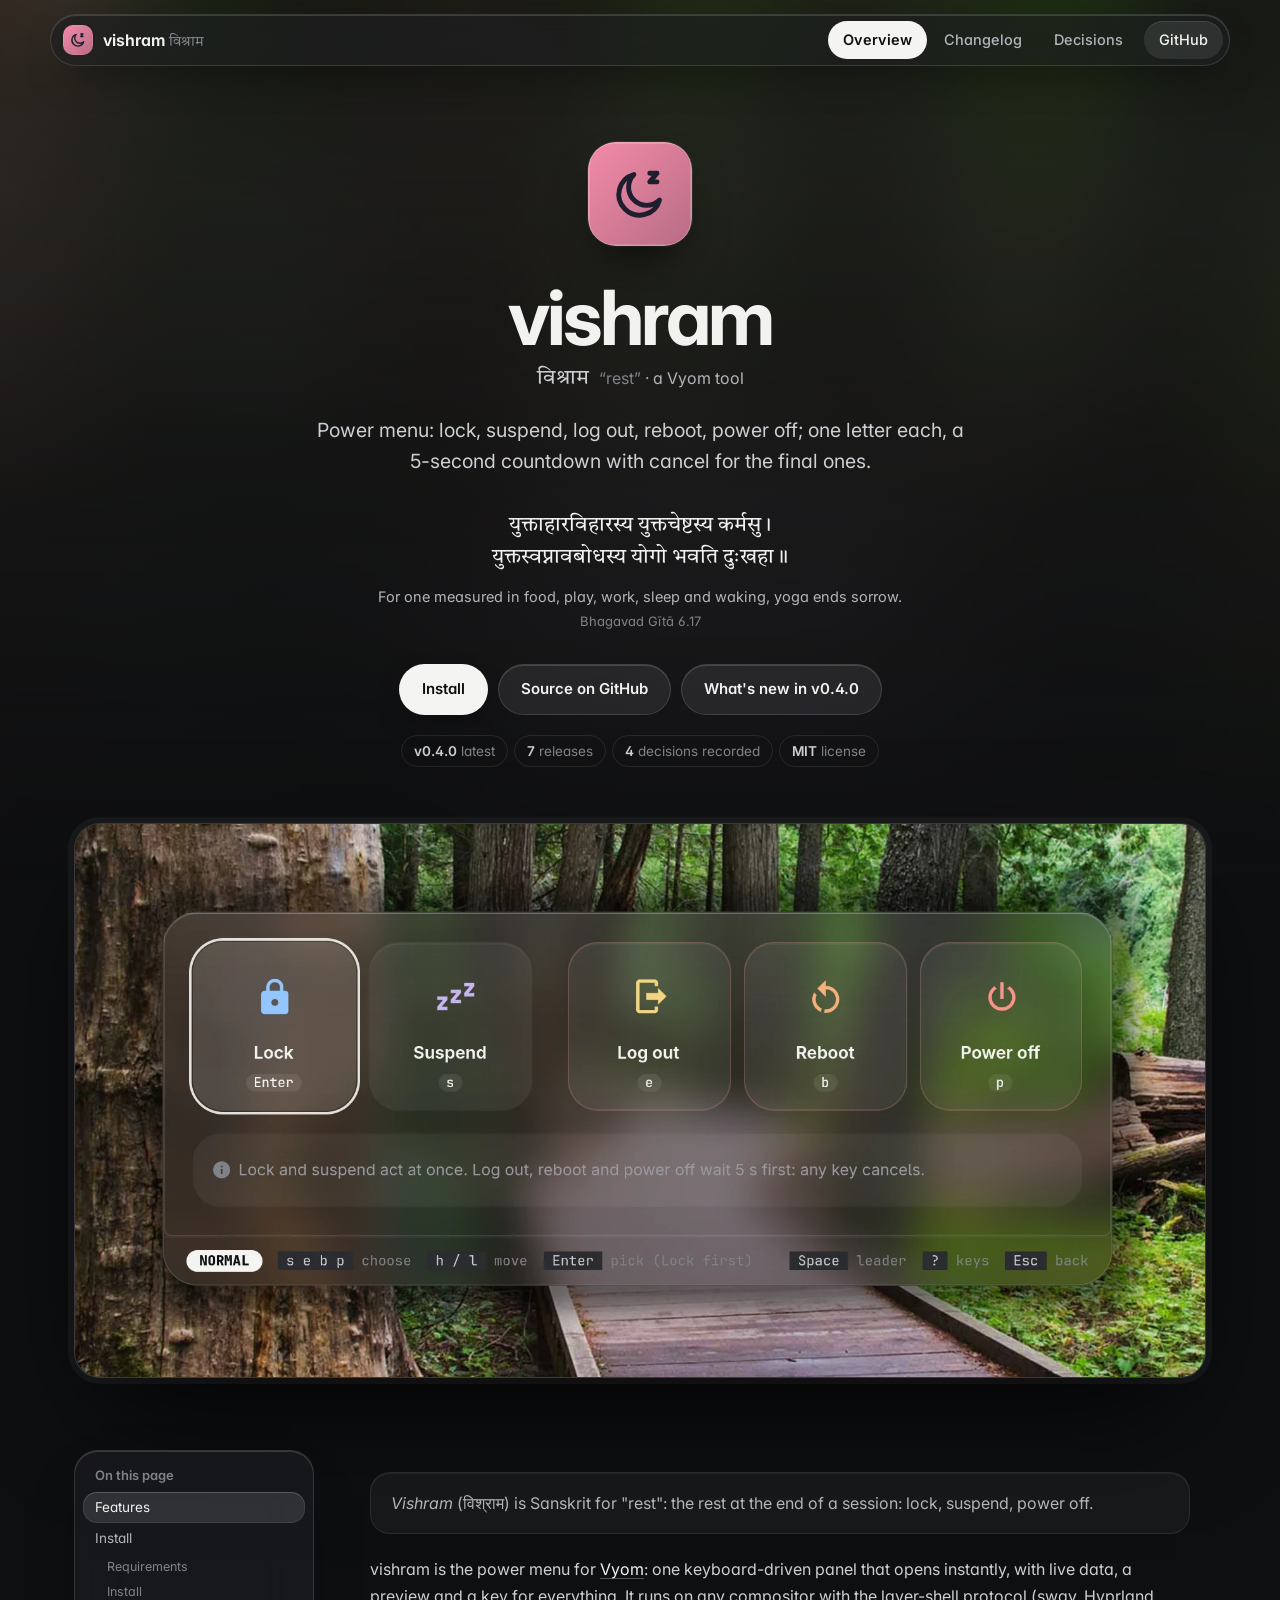
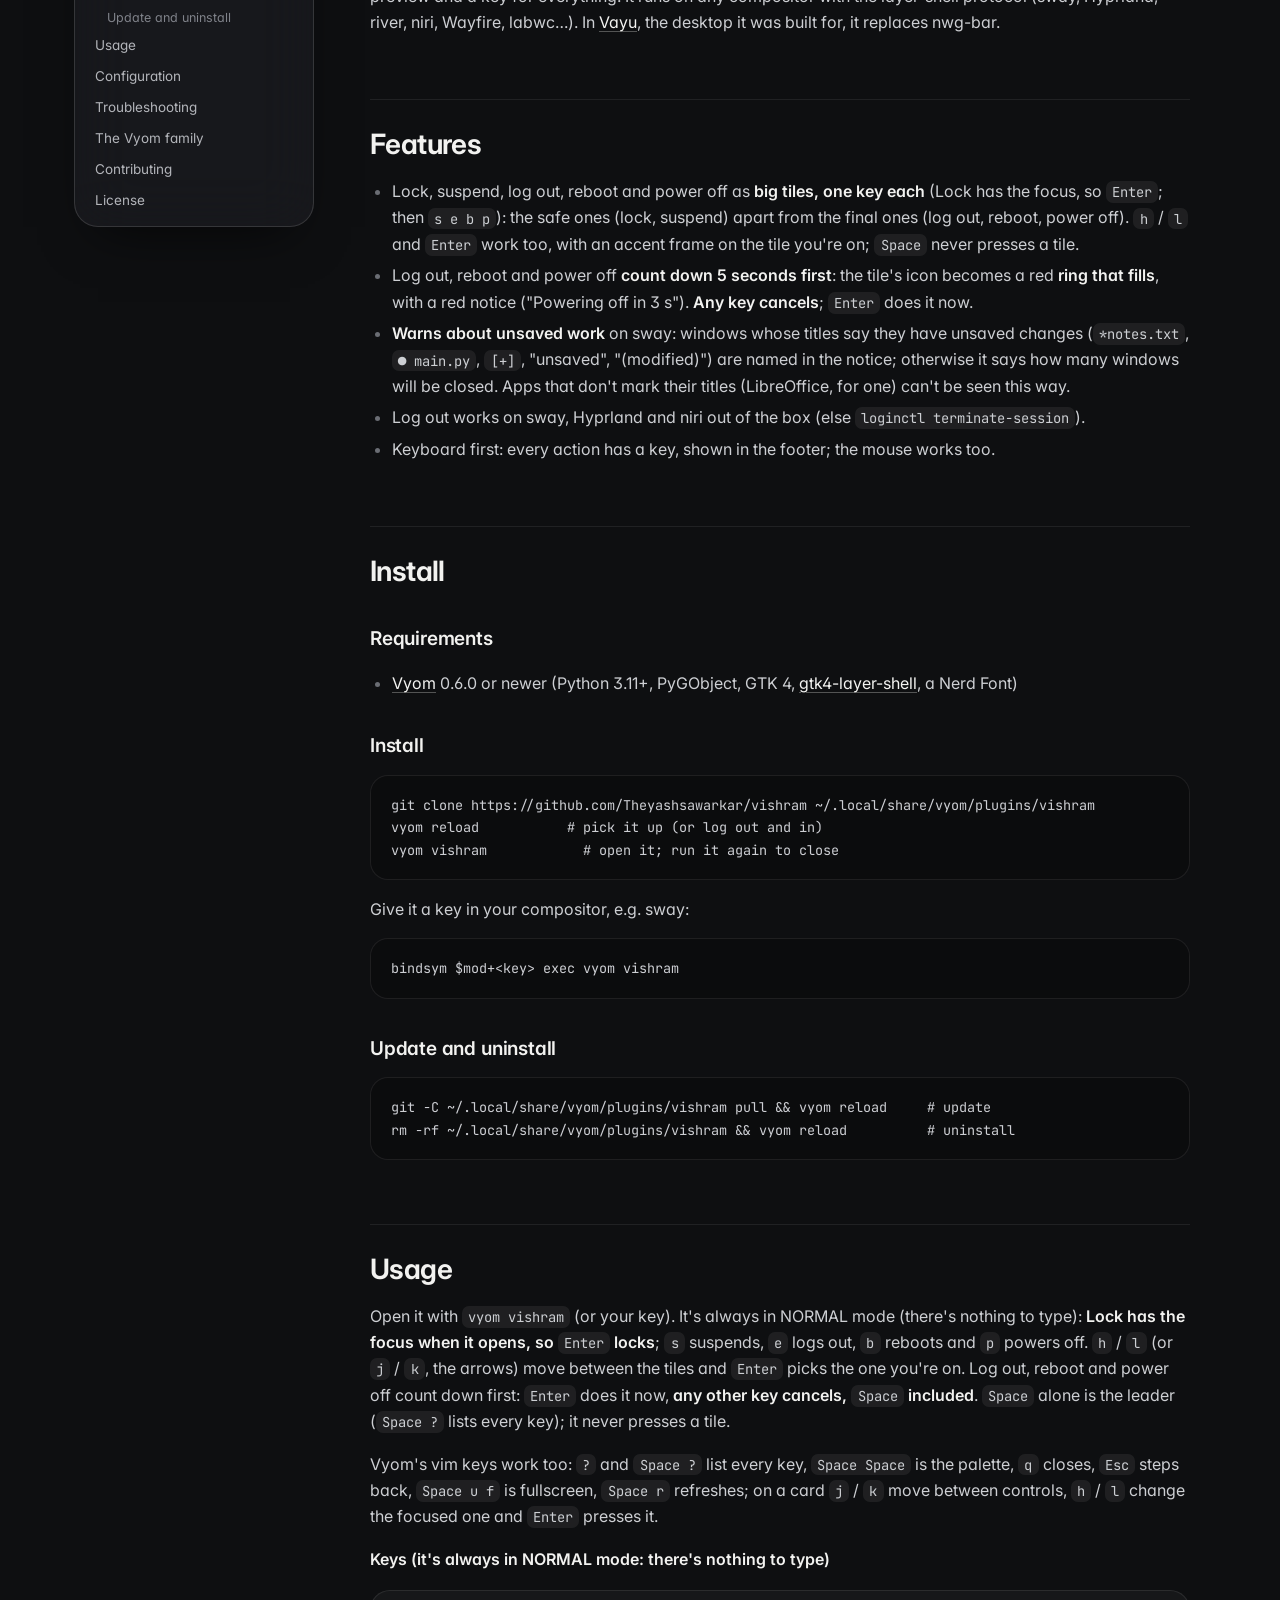
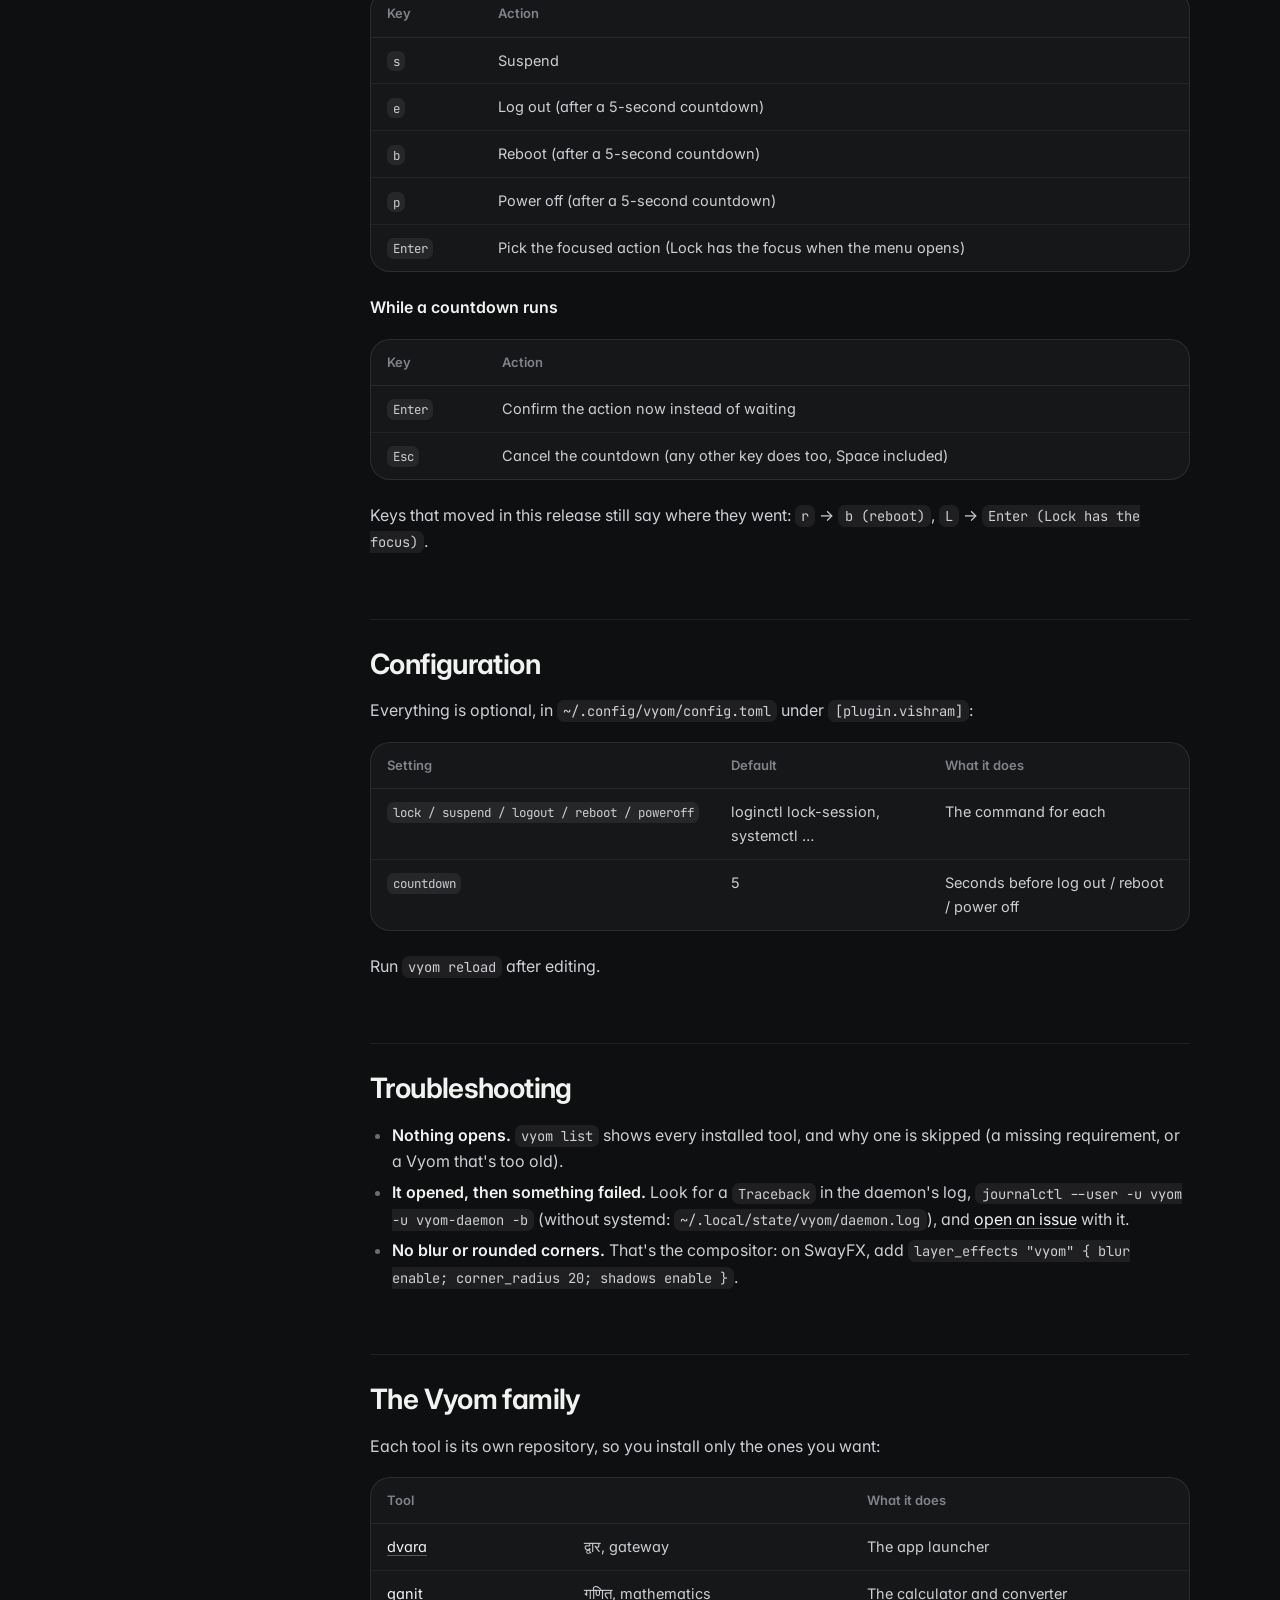
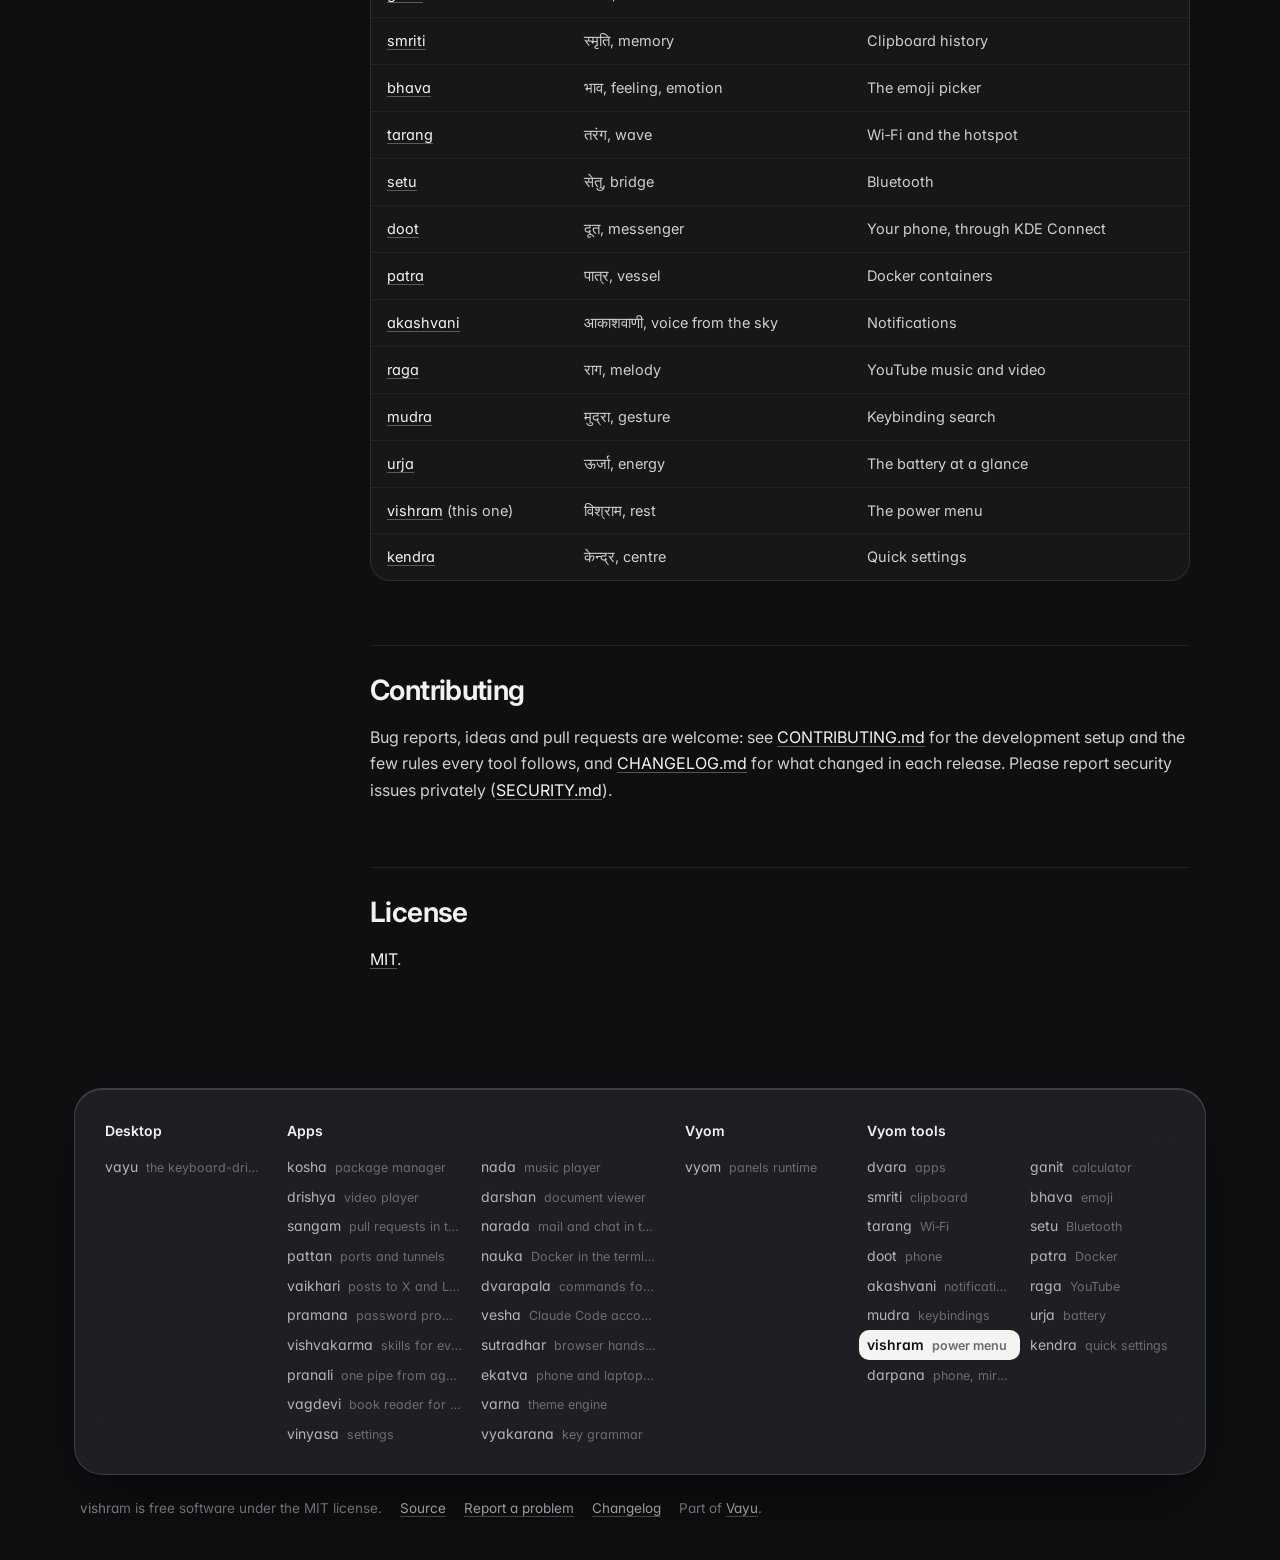
<file: docs/index.html>
<!doctype html>
<html lang="en">
<head>
<meta charset="utf-8">
<meta name="viewport" content="width=device-width, initial-scale=1">
<title>vishram · Power menu: lock, suspend, log out, reboot, power off; one letter each, a 5-second countdown with cancel for the final ones.</title>
<meta name="description" content="Power menu: lock, suspend, log out, reboot, power off; one letter each, a 5-second countdown with cancel for the final ones.">
<meta property="og:title" content="vishram · Power menu: lock, suspend, log out, reboot, power off; one letter each, a 5-second countdown with cancel for the final ones.">
<meta property="og:description" content="Power menu: lock, suspend, log out, reboot, power off; one letter each, a 5-second countdown with cancel for the final ones.">
<meta name="theme-color" content="#0e0f11">
<link rel="icon" href="assets/logo.svg" type="image/svg+xml">
<link rel="preconnect" href="https://fonts.googleapis.com">
<link rel="preconnect" href="https://fonts.gstatic.com" crossorigin>
<link href="https://fonts.googleapis.com/css2?family=Inter:wght@400;500;600;700&family=JetBrains+Mono:wght@400;500;600&family=Tiro+Devanagari+Sanskrit&display=swap" rel="stylesheet">
<link rel="stylesheet" href="assets/site.css">
<style>:root{--tool:#ff9389}.backdrop:before{background-image:url("assets/screenshots/vishram.webp")}</style>
</head>
<body class="home">
<div class="backdrop" aria-hidden="true"></div>
<header class="top"><div class="in">
<a class="brand" href="index.html"><img src="assets/logo.svg" alt=""><span>vishram <small>विश्राम</small></span></a>
<nav><a href="index.html" class="on">Overview</a><a href="changelog.html" class="">Changelog</a><a href="adr/index.html" class=" hide">Decisions</a><a class="gh" href="https://github.com/Theyashsawarkar/vishram">GitHub</a></nav></div></header>
<header class="hero">
<img class="logo" src="assets/logo.svg" alt="vishram logo" width="104" height="104">
<h1>vishram</h1>
<div class="sa"><b lang="sa">विश्राम</b> <i>“rest”</i> · a Vyom tool</div>
<p class="lead">Power menu: lock, suspend, log out, reboot, power off; one letter each, a 5-second countdown with cancel for the final ones.</p>
<figure class="shloka"><p lang="sa">युक्ताहारविहारस्य युक्तचेष्टस्य कर्मसु ।<br>युक्तस्वप्नावबोधस्य योगो भवति दुःखहा ॥</p><figcaption>For one measured in food, play, work, sleep and waking, yoga ends sorrow. <cite>Bhagavad Gītā 6.17</cite></figcaption></figure>
<div class="cta"><a class="btn primary" href="#install">Install</a><a class="btn" href="https://github.com/Theyashsawarkar/vishram">Source on GitHub</a><a class="btn" href="changelog.html">What's new in v0.4.0</a></div>
<div class="meta"><span><b>v0.4.0</b> latest</span><span><b>7</b> releases</span><span><b>4</b> decisions recorded</span><span><b>MIT</b> license</span></div>
</header>
<figure class="shot"><img src="assets/screenshots/vishram.webp" alt="vishram: Lock, Suspend, Log out, Reboot and Power off as tiles, each with its key; log out, reboot and power off wait 5 seconds first" fetchpriority="high"></figure>
<div class="wrap"><aside class="toc"><b>On this page</b><a class="l2" href="#features">Features</a><a class="l2" href="#install">Install</a><a class="l3" href="#requirements">Requirements</a><a class="l3" href="#install">Install</a><a class="l3" href="#update-and-uninstall">Update and uninstall</a><a class="l2" href="#usage">Usage</a><a class="l2" href="#configuration">Configuration</a><a class="l2" href="#troubleshooting">Troubleshooting</a><a class="l2" href="#the-vyom-family">The Vyom family</a><a class="l2" href="#contributing">Contributing</a><a class="l2" href="#license">License</a></aside><article>
<blockquote><p><em>Vishram</em> (विश्राम) is Sanskrit for "rest": the rest at the end of a session: lock, suspend, power off.</p></blockquote>
<p>vishram is the power menu for <a href="https://github.com/Theyashsawarkar/vyom">Vyom</a>: one keyboard-driven panel that opens instantly, with live data, a preview and a key for everything. It runs on any compositor with the layer-shell protocol (sway, Hyprland, river, niri, Wayfire, labwc…). In <a href="https://github.com/Theyashsawarkar/vayu">Vayu</a>, the desktop it was built for, it replaces nwg-bar.</p>
<h2 id="features"><a class="anchor" href="#features">#</a>Features</h2>
<ul><li>Lock, suspend, log out, reboot and power off as <strong>big tiles, one key each</strong> (Lock has the focus, so <code>Enter</code>; then <code>s e b p</code>): the safe ones (lock, suspend) apart from the final ones (log out, reboot, power off). <code>h</code> / <code>l</code> and <code>Enter</code> work too, with an accent frame on the tile you're on; <code>Space</code> never presses a tile.</li><li>Log out, reboot and power off <strong>count down 5 seconds first</strong>: the tile's icon becomes a red <strong>ring that fills</strong>, with a red notice ("Powering off in 3 s"). <strong>Any key cancels</strong>; <code>Enter</code> does it now.</li><li><strong>Warns about unsaved work</strong> on sway: windows whose titles say they have unsaved changes (<code>*notes.txt</code>, <code>● main.py</code>, <code>[+]</code>, "unsaved", "(modified)") are named in the notice; otherwise it says how many windows will be closed. Apps that don't mark their titles (LibreOffice, for one) can't be seen this way.</li><li>Log out works on sway, Hyprland and niri out of the box (else <code>loginctl terminate-session</code>).</li><li>Keyboard first: every action has a key, shown in the footer; the mouse works too.</li></ul>
<h2 id="install"><a class="anchor" href="#install">#</a>Install</h2>
<h3 id="requirements"><a class="anchor" href="#requirements">#</a>Requirements</h3>
<ul><li><a href="https://github.com/Theyashsawarkar/vyom">Vyom</a> 0.6.0 or newer (Python 3.11+, PyGObject, GTK 4, <a href="https://github.com/wmww/gtk4-layer-shell">gtk4-layer-shell</a>, a Nerd Font)</li></ul>
<h3 id="install"><a class="anchor" href="#install">#</a>Install</h3>
<pre class="code" data-lang="sh"><code>git clone https://github.com/Theyashsawarkar/vishram ~/.local/share/vyom/plugins/vishram
vyom reload           # pick it up (or log out and in)
vyom vishram            # open it; run it again to close</code></pre>
<p>Give it a key in your compositor, e.g. sway:</p>
<pre class="code" data-lang="sh"><code>bindsym $mod+&lt;key&gt; exec vyom vishram</code></pre>
<h3 id="update-and-uninstall"><a class="anchor" href="#update-and-uninstall">#</a>Update and uninstall</h3>
<pre class="code" data-lang="sh"><code>git -C ~/.local/share/vyom/plugins/vishram pull &amp;&amp; vyom reload     # update
rm -rf ~/.local/share/vyom/plugins/vishram &amp;&amp; vyom reload          # uninstall</code></pre>
<h2 id="usage"><a class="anchor" href="#usage">#</a>Usage</h2>
<p>Open it with <code>vyom vishram</code> (or your key). It's always in NORMAL mode (there's nothing to type): <strong>Lock has the focus when it opens, so <code>Enter</code> locks</strong>; <code>s</code> suspends, <code>e</code> logs out, <code>b</code> reboots and <code>p</code> powers off. <code>h</code> / <code>l</code> (or <code>j</code> / <code>k</code>, the arrows) move between the tiles and <code>Enter</code> picks the one you're on. Log out, reboot and power off count down first: <code>Enter</code> does it now, <strong>any other key cancels, <code>Space</code> included</strong>. <code>Space</code> alone is the leader (<code>Space ?</code> lists every key); it never presses a tile.</p>
<!-- KEYS (generated by scripts/keybinds.py from vishram/vim.py) -->
<p>Vyom's vim keys work too: <code>?</code> and <code>Space ?</code> list every key, <code>Space Space</code> is the palette, <code>q</code> closes, <code>Esc</code> steps back, <code>Space u f</code> is fullscreen, <code>Space r</code> refreshes; on a card <code>j</code> / <code>k</code> move between controls, <code>h</code> / <code>l</code> change the focused one and <code>Enter</code> presses it.</p>
<p><strong>Keys (it's always in NORMAL mode: there's nothing to type)</strong></p>
<div class="table"><table><thead><tr><th>Key</th><th>Action</th></tr></thead><tbody><tr><td><code>s</code></td><td>Suspend</td></tr><tr><td><code>e</code></td><td>Log out (after a 5-second countdown)</td></tr><tr><td><code>b</code></td><td>Reboot (after a 5-second countdown)</td></tr><tr><td><code>p</code></td><td>Power off (after a 5-second countdown)</td></tr><tr><td><code>Enter</code></td><td>Pick the focused action (Lock has the focus when the menu opens)</td></tr></tbody></table></div>
<p><strong>While a countdown runs</strong></p>
<div class="table"><table><thead><tr><th>Key</th><th>Action</th></tr></thead><tbody><tr><td><code>Enter</code></td><td>Confirm the action now instead of waiting</td></tr><tr><td><code>Esc</code></td><td>Cancel the countdown (any other key does too, Space included)</td></tr></tbody></table></div>
<p>Keys that moved in this release still say where they went: <code>r</code> → <code>b (reboot)</code>, <code>L</code> → <code>Enter (Lock has the focus)</code>.</p>
<!-- END KEYS -->
<h2 id="configuration"><a class="anchor" href="#configuration">#</a>Configuration</h2>
<p>Everything is optional, in <code>~/.config/vyom/config.toml</code> under <code>[plugin.vishram]</code>:</p>
<div class="table"><table><thead><tr><th>Setting</th><th>Default</th><th>What it does</th></tr></thead><tbody><tr><td><code>lock / suspend / logout / reboot / poweroff</code></td><td>loginctl lock-session, systemctl …</td><td>The command for each</td></tr><tr><td><code>countdown</code></td><td>5</td><td>Seconds before log out / reboot / power off</td></tr></tbody></table></div>
<p>Run <code>vyom reload</code> after editing.</p>
<h2 id="troubleshooting"><a class="anchor" href="#troubleshooting">#</a>Troubleshooting</h2>
<ul><li><strong>Nothing opens.</strong> <code>vyom list</code> shows every installed tool, and why one is skipped (a missing requirement, or a Vyom that's too old).</li><li><strong>It opened, then something failed.</strong> Look for a <code>Traceback</code> in the daemon's log, <code>journalctl --user -u vyom -u vyom-daemon -b</code> (without systemd: <code>~/.local/state/vyom/daemon.log</code>), and <a href="https://github.com/Theyashsawarkar/vishram/issues/new/choose">open an issue</a> with it.</li><li><strong>No blur or rounded corners.</strong> That's the compositor: on SwayFX, add <code>layer_effects &quot;vyom&quot; { blur enable; corner_radius 20; shadows enable }</code>.</li></ul>
<h2 id="the-vyom-family"><a class="anchor" href="#the-vyom-family">#</a>The Vyom family</h2>
<p>Each tool is its own repository, so you install only the ones you want:</p>
<div class="table"><table><thead><tr><th>Tool</th><th></th><th>What it does</th></tr></thead><tbody><tr><td><a href="https://github.com/Theyashsawarkar/dvara">dvara</a></td><td>द्वार, gateway</td><td>The app launcher</td></tr><tr><td><a href="https://github.com/Theyashsawarkar/ganit">ganit</a></td><td>गणित, mathematics</td><td>The calculator and converter</td></tr><tr><td><a href="https://github.com/Theyashsawarkar/smriti">smriti</a></td><td>स्मृति, memory</td><td>Clipboard history</td></tr><tr><td><a href="https://github.com/Theyashsawarkar/bhava">bhava</a></td><td>भाव, feeling, emotion</td><td>The emoji picker</td></tr><tr><td><a href="https://github.com/Theyashsawarkar/tarang">tarang</a></td><td>तरंग, wave</td><td>Wi‑Fi and the hotspot</td></tr><tr><td><a href="https://github.com/Theyashsawarkar/setu">setu</a></td><td>सेतु, bridge</td><td>Bluetooth</td></tr><tr><td><a href="https://github.com/Theyashsawarkar/doot">doot</a></td><td>दूत, messenger</td><td>Your phone, through KDE Connect</td></tr><tr><td><a href="https://github.com/Theyashsawarkar/patra">patra</a></td><td>पात्र, vessel</td><td>Docker containers</td></tr><tr><td><a href="https://github.com/Theyashsawarkar/akashvani">akashvani</a></td><td>आकाशवाणी, voice from the sky</td><td>Notifications</td></tr><tr><td><a href="https://github.com/Theyashsawarkar/raga">raga</a></td><td>राग, melody</td><td>YouTube music and video</td></tr><tr><td><a href="https://github.com/Theyashsawarkar/mudra">mudra</a></td><td>मुद्रा, gesture</td><td>Keybinding search</td></tr><tr><td><a href="https://github.com/Theyashsawarkar/urja">urja</a></td><td>ऊर्जा, energy</td><td>The battery at a glance</td></tr><tr><td><a href="https://github.com/Theyashsawarkar/vishram">vishram</a> (this one)</td><td>विश्राम, rest</td><td>The power menu</td></tr><tr><td><a href="https://github.com/Theyashsawarkar/kendra">kendra</a></td><td>केन्द्र, centre</td><td>Quick settings</td></tr></tbody></table></div>
<h2 id="contributing"><a class="anchor" href="#contributing">#</a>Contributing</h2>
<p>Bug reports, ideas and pull requests are welcome: see <a href="https://github.com/Theyashsawarkar/vishram/blob/main/CONTRIBUTING.md">CONTRIBUTING.md</a> for the development setup and the few rules every tool follows, and <a href="changelog.html">CHANGELOG.md</a> for what changed in each release. Please report security issues privately (<a href="https://github.com/Theyashsawarkar/vishram/blob/main/SECURITY.md">SECURITY.md</a>).</p>
<h2 id="license"><a class="anchor" href="#license">#</a>License</h2>
<p><a href="https://github.com/Theyashsawarkar/vishram/blob/main/LICENSE">MIT</a>.</p>
</article></div>
<footer><div class="in glass"><div class=""><h4>Desktop</h4><div class="list"><a href="https://vayu.theyashsawarkar.dev/" class="">vayu <span>the keyboard-driven Wayland desktop</span></a></div></div><div class="g2"><h4>Apps</h4><div class="list"><a href="https://kosha.theyashsawarkar.dev/" class="">kosha <span>package manager</span></a><a href="https://nada.theyashsawarkar.dev/" class="">nada <span>music player</span></a><a href="https://drishya.theyashsawarkar.dev/" class="">drishya <span>video player</span></a><a href="https://darshan.theyashsawarkar.dev/" class="">darshan <span>document viewer</span></a><a href="https://sangam.theyashsawarkar.dev/" class="">sangam <span>pull requests in the terminal</span></a><a href="https://narada.theyashsawarkar.dev/" class="">narada <span>mail and chat in the terminal</span></a><a href="https://pattan.theyashsawarkar.dev/" class="">pattan <span>ports and tunnels</span></a><a href="https://nauka.theyashsawarkar.dev/" class="">nauka <span>Docker in the terminal</span></a><a href="https://vaikhari.theyashsawarkar.dev/" class="">vaikhari <span>posts to X and LinkedIn</span></a><a href="https://dvarapala.theyashsawarkar.dev/" class="">dvarapala <span>commands for AI agents, approved</span></a><a href="https://pramana.theyashsawarkar.dev/" class="">pramana <span>password prompts</span></a><a href="https://vesha.theyashsawarkar.dev/" class="">vesha <span>Claude Code accounts</span></a><a href="https://vishvakarma.theyashsawarkar.dev/" class="">vishvakarma <span>skills for every AI agent</span></a><a href="https://sutradhar.theyashsawarkar.dev/" class="">sutradhar <span>browser hands for AI agents</span></a><a href="https://pranali.theyashsawarkar.dev/" class="">pranali <span>one pipe from agents to tools</span></a><a href="https://ekatva.theyashsawarkar.dev/" class="">ekatva <span>phone and laptop, linked</span></a><a href="https://vagdevi.theyashsawarkar.dev/" class="">vagdevi <span>book reader for Android</span></a><a href="https://varna.theyashsawarkar.dev/" class="">varna <span>theme engine</span></a><a href="https://vinyasa.theyashsawarkar.dev/" class="">vinyasa <span>settings</span></a><a href="https://vyakarana.theyashsawarkar.dev/" class="">vyakarana <span>key grammar</span></a></div></div><div class=""><h4>Vyom</h4><div class="list"><a href="https://vyom.theyashsawarkar.dev/" class="">vyom <span>panels runtime</span></a></div></div><div class="g2"><h4>Vyom tools</h4><div class="list"><a href="https://dvara.theyashsawarkar.dev/" class="">dvara <span>apps</span></a><a href="https://ganit.theyashsawarkar.dev/" class="">ganit <span>calculator</span></a><a href="https://smriti.theyashsawarkar.dev/" class="">smriti <span>clipboard</span></a><a href="https://bhava.theyashsawarkar.dev/" class="">bhava <span>emoji</span></a><a href="https://tarang.theyashsawarkar.dev/" class="">tarang <span>Wi‑Fi</span></a><a href="https://setu.theyashsawarkar.dev/" class="">setu <span>Bluetooth</span></a><a href="https://doot.theyashsawarkar.dev/" class="">doot <span>phone</span></a><a href="https://patra.theyashsawarkar.dev/" class="">patra <span>Docker</span></a><a href="https://akashvani.theyashsawarkar.dev/" class="">akashvani <span>notifications</span></a><a href="https://raga.theyashsawarkar.dev/" class="">raga <span>YouTube</span></a><a href="https://mudra.theyashsawarkar.dev/" class="">mudra <span>keybindings</span></a><a href="https://urja.theyashsawarkar.dev/" class="">urja <span>battery</span></a><a href="https://vishram.theyashsawarkar.dev/" class="me" aria-current="page">vishram <span>power menu</span></a><a href="https://kendra.theyashsawarkar.dev/" class="">kendra <span>quick settings</span></a><a href="https://darpana.theyashsawarkar.dev/" class="">darpana <span>phone, mirrored</span></a></div></div></div>
<div class="bottom"><span>vishram is free software under the MIT license.</span><a href="https://github.com/Theyashsawarkar/vishram">Source</a><a href="https://github.com/Theyashsawarkar/vishram/issues">Report a problem</a><a href="changelog.html">Changelog</a><span>Part of <a href="https://vayu.theyashsawarkar.dev/">Vayu</a>.</span></div></footer>
<script>
document.querySelectorAll('pre.code').forEach(p=>{const b=document.createElement('button');b.className='copy';b.type='button';b.textContent='Copy';
b.onclick=()=>{navigator.clipboard.writeText(p.querySelector('code').innerText).then(()=>{b.textContent='Copied';b.classList.add('done');setTimeout(()=>{b.textContent='Copy';b.classList.remove('done')},1400)})};p.appendChild(b)});
const links=[...document.querySelectorAll('.toc a')];if(links.length){const hs=links.map(a=>document.getElementById(a.hash.slice(1))).filter(Boolean);
const on=()=>{let cur=hs[0];for(const h of hs){if(h.getBoundingClientRect().top<120)cur=h}links.forEach(a=>a.classList.toggle('on',cur&&a.hash==='#'+cur.id))};
addEventListener('scroll',on,{passive:true});on()}
</script>
</body>
</html>
</file>
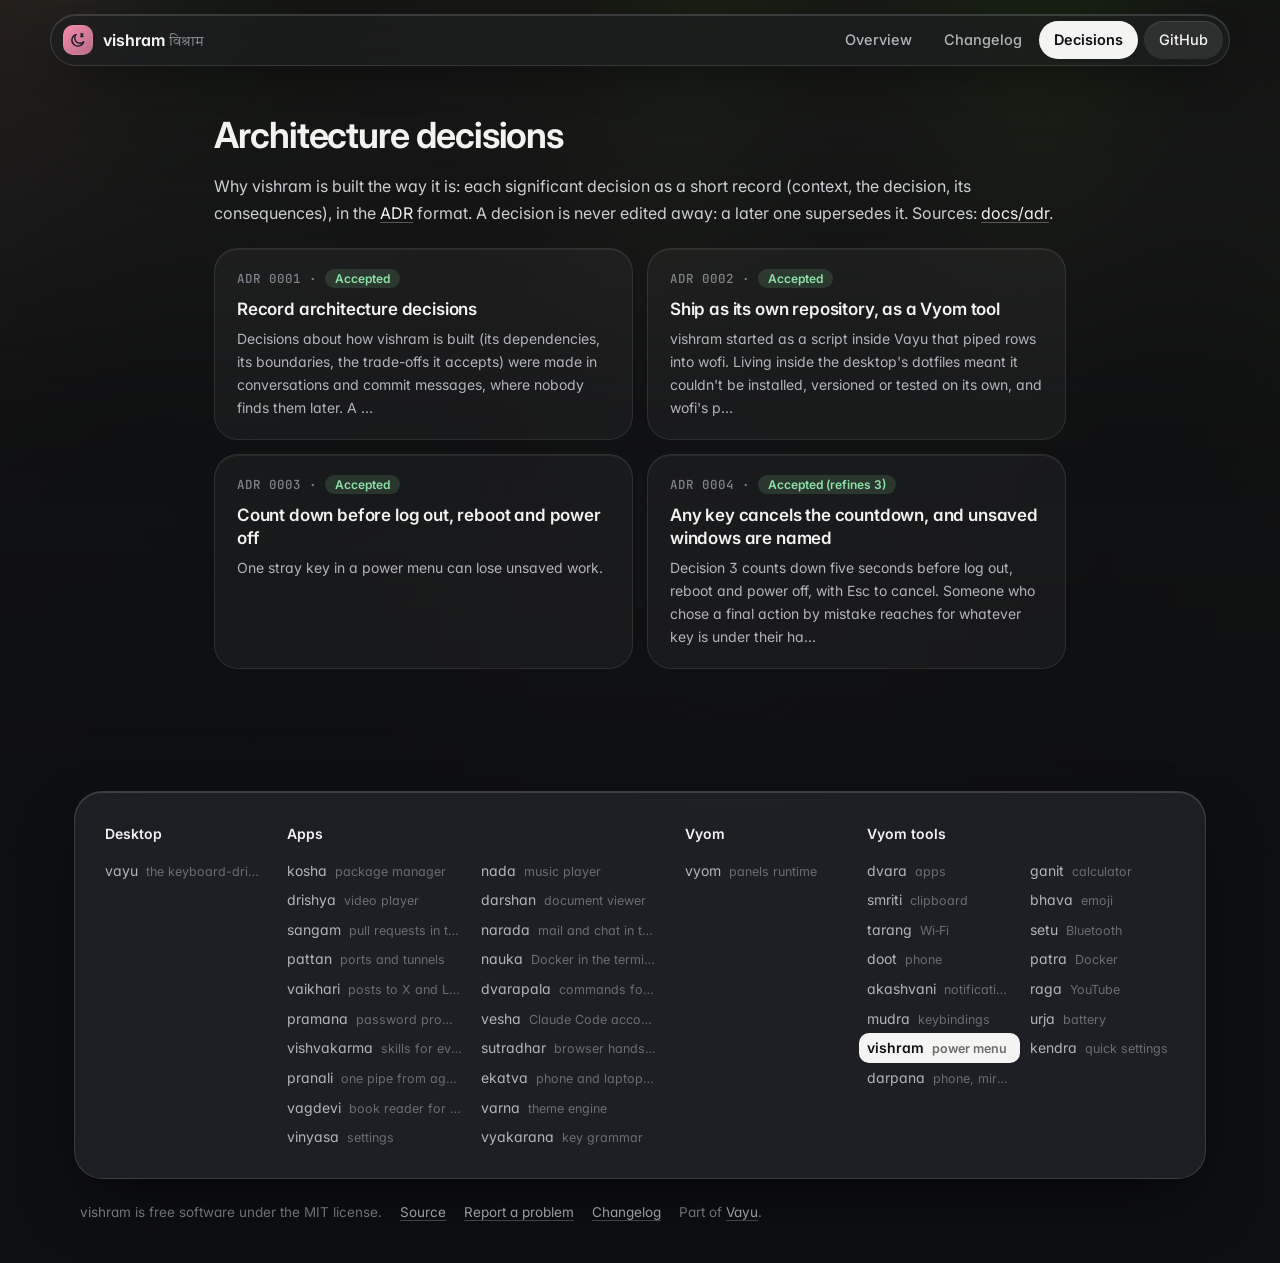
<file: docs/adr/index.html>
<!doctype html>
<html lang="en">
<head>
<meta charset="utf-8">
<meta name="viewport" content="width=device-width, initial-scale=1">
<title>Decisions · vishram</title>
<meta name="description" content="Power menu: lock, suspend, log out, reboot, power off; one letter each, a 5-second countdown with cancel for the final ones.">
<meta property="og:title" content="Decisions · vishram">
<meta property="og:description" content="Power menu: lock, suspend, log out, reboot, power off; one letter each, a 5-second countdown with cancel for the final ones.">
<meta name="theme-color" content="#0e0f11">
<link rel="icon" href="../assets/logo.svg" type="image/svg+xml">
<link rel="preconnect" href="https://fonts.googleapis.com">
<link rel="preconnect" href="https://fonts.gstatic.com" crossorigin>
<link href="https://fonts.googleapis.com/css2?family=Inter:wght@400;500;600;700&family=JetBrains+Mono:wght@400;500;600&family=Tiro+Devanagari+Sanskrit&display=swap" rel="stylesheet">
<link rel="stylesheet" href="../assets/site.css">
<style>:root{--tool:#ff9389}.backdrop:before{background-image:url("../assets/screenshots/vishram.webp")}</style>
</head>
<body class="sub">
<div class="backdrop" aria-hidden="true"></div>
<header class="top"><div class="in">
<a class="brand" href="../index.html"><img src="../assets/logo.svg" alt=""><span>vishram <small>विश्राम</small></span></a>
<nav><a href="../index.html" class="">Overview</a><a href="../changelog.html" class="">Changelog</a><a href="../adr/index.html" class="on hide">Decisions</a><a class="gh" href="https://github.com/Theyashsawarkar/vishram">GitHub</a></nav></div></header>

<div class="wrap solo"><article>
<h2>Architecture decisions</h2><p>Why vishram is built the way it is: each significant decision as a short record (context, the decision, its consequences), in the <a href="https://cognitect.com/blog/2011/11/15/documenting-architecture-decisions">ADR</a> format. A decision is never edited away: a later one supersedes it. Sources: <a href="https://github.com/Theyashsawarkar/vishram/tree/main/docs/adr">docs/adr</a>.</p><div class="cards"><a class="card" href="0001-record-architecture-decisions.html"><div class="n">ADR 0001 · <span class="status accepted">Accepted</span></div><h3>Record architecture decisions</h3><p>Decisions about how vishram is built (its dependencies, its boundaries, the trade-offs it accepts) were made in conversations and commit messages, where nobody finds them later. A …</p></a><a class="card" href="0002-own-repository-as-a-vyom-tool.html"><div class="n">ADR 0002 · <span class="status accepted">Accepted</span></div><h3>Ship as its own repository, as a Vyom tool</h3><p>vishram started as a script inside Vayu that piped rows into wofi. Living inside the desktop&#x27;s dotfiles meant it couldn&#x27;t be installed, versioned or tested on its own, and wofi&#x27;s p…</p></a><a class="card" href="0003-countdown-before-destructive-actions.html"><div class="n">ADR 0003 · <span class="status accepted">Accepted</span></div><h3>Count down before log out, reboot and power off</h3><p>One stray key in a power menu can lose unsaved work.</p></a><a class="card" href="0004-any-key-cancels-and-unsaved-windows.html"><div class="n">ADR 0004 · <span class="status accepted">Accepted (refines 3)</span></div><h3>Any key cancels the countdown, and unsaved windows are named</h3><p>Decision 3 counts down five seconds before log out, reboot and power off, with Esc to cancel. Someone who chose a final action by mistake reaches for whatever key is under their ha…</p></a></div>
</article></div>
<footer><div class="in glass"><div class=""><h4>Desktop</h4><div class="list"><a href="https://vayu.theyashsawarkar.dev/" class="">vayu <span>the keyboard-driven Wayland desktop</span></a></div></div><div class="g2"><h4>Apps</h4><div class="list"><a href="https://kosha.theyashsawarkar.dev/" class="">kosha <span>package manager</span></a><a href="https://nada.theyashsawarkar.dev/" class="">nada <span>music player</span></a><a href="https://drishya.theyashsawarkar.dev/" class="">drishya <span>video player</span></a><a href="https://darshan.theyashsawarkar.dev/" class="">darshan <span>document viewer</span></a><a href="https://sangam.theyashsawarkar.dev/" class="">sangam <span>pull requests in the terminal</span></a><a href="https://narada.theyashsawarkar.dev/" class="">narada <span>mail and chat in the terminal</span></a><a href="https://pattan.theyashsawarkar.dev/" class="">pattan <span>ports and tunnels</span></a><a href="https://nauka.theyashsawarkar.dev/" class="">nauka <span>Docker in the terminal</span></a><a href="https://vaikhari.theyashsawarkar.dev/" class="">vaikhari <span>posts to X and LinkedIn</span></a><a href="https://dvarapala.theyashsawarkar.dev/" class="">dvarapala <span>commands for AI agents, approved</span></a><a href="https://pramana.theyashsawarkar.dev/" class="">pramana <span>password prompts</span></a><a href="https://vesha.theyashsawarkar.dev/" class="">vesha <span>Claude Code accounts</span></a><a href="https://vishvakarma.theyashsawarkar.dev/" class="">vishvakarma <span>skills for every AI agent</span></a><a href="https://sutradhar.theyashsawarkar.dev/" class="">sutradhar <span>browser hands for AI agents</span></a><a href="https://pranali.theyashsawarkar.dev/" class="">pranali <span>one pipe from agents to tools</span></a><a href="https://ekatva.theyashsawarkar.dev/" class="">ekatva <span>phone and laptop, linked</span></a><a href="https://vagdevi.theyashsawarkar.dev/" class="">vagdevi <span>book reader for Android</span></a><a href="https://varna.theyashsawarkar.dev/" class="">varna <span>theme engine</span></a><a href="https://vinyasa.theyashsawarkar.dev/" class="">vinyasa <span>settings</span></a><a href="https://vyakarana.theyashsawarkar.dev/" class="">vyakarana <span>key grammar</span></a></div></div><div class=""><h4>Vyom</h4><div class="list"><a href="https://vyom.theyashsawarkar.dev/" class="">vyom <span>panels runtime</span></a></div></div><div class="g2"><h4>Vyom tools</h4><div class="list"><a href="https://dvara.theyashsawarkar.dev/" class="">dvara <span>apps</span></a><a href="https://ganit.theyashsawarkar.dev/" class="">ganit <span>calculator</span></a><a href="https://smriti.theyashsawarkar.dev/" class="">smriti <span>clipboard</span></a><a href="https://bhava.theyashsawarkar.dev/" class="">bhava <span>emoji</span></a><a href="https://tarang.theyashsawarkar.dev/" class="">tarang <span>Wi‑Fi</span></a><a href="https://setu.theyashsawarkar.dev/" class="">setu <span>Bluetooth</span></a><a href="https://doot.theyashsawarkar.dev/" class="">doot <span>phone</span></a><a href="https://patra.theyashsawarkar.dev/" class="">patra <span>Docker</span></a><a href="https://akashvani.theyashsawarkar.dev/" class="">akashvani <span>notifications</span></a><a href="https://raga.theyashsawarkar.dev/" class="">raga <span>YouTube</span></a><a href="https://mudra.theyashsawarkar.dev/" class="">mudra <span>keybindings</span></a><a href="https://urja.theyashsawarkar.dev/" class="">urja <span>battery</span></a><a href="https://vishram.theyashsawarkar.dev/" class="me" aria-current="page">vishram <span>power menu</span></a><a href="https://kendra.theyashsawarkar.dev/" class="">kendra <span>quick settings</span></a><a href="https://darpana.theyashsawarkar.dev/" class="">darpana <span>phone, mirrored</span></a></div></div></div>
<div class="bottom"><span>vishram is free software under the MIT license.</span><a href="https://github.com/Theyashsawarkar/vishram">Source</a><a href="https://github.com/Theyashsawarkar/vishram/issues">Report a problem</a><a href="../changelog.html">Changelog</a><span>Part of <a href="https://vayu.theyashsawarkar.dev/">Vayu</a>.</span></div></footer>
<script>
document.querySelectorAll('pre.code').forEach(p=>{const b=document.createElement('button');b.className='copy';b.type='button';b.textContent='Copy';
b.onclick=()=>{navigator.clipboard.writeText(p.querySelector('code').innerText).then(()=>{b.textContent='Copied';b.classList.add('done');setTimeout(()=>{b.textContent='Copy';b.classList.remove('done')},1400)})};p.appendChild(b)});
const links=[...document.querySelectorAll('.toc a')];if(links.length){const hs=links.map(a=>document.getElementById(a.hash.slice(1))).filter(Boolean);
const on=()=>{let cur=hs[0];for(const h of hs){if(h.getBoundingClientRect().top<120)cur=h}links.forEach(a=>a.classList.toggle('on',cur&&a.hash==='#'+cur.id))};
addEventListener('scroll',on,{passive:true});on()}
</script>
</body>
</html>
</file>
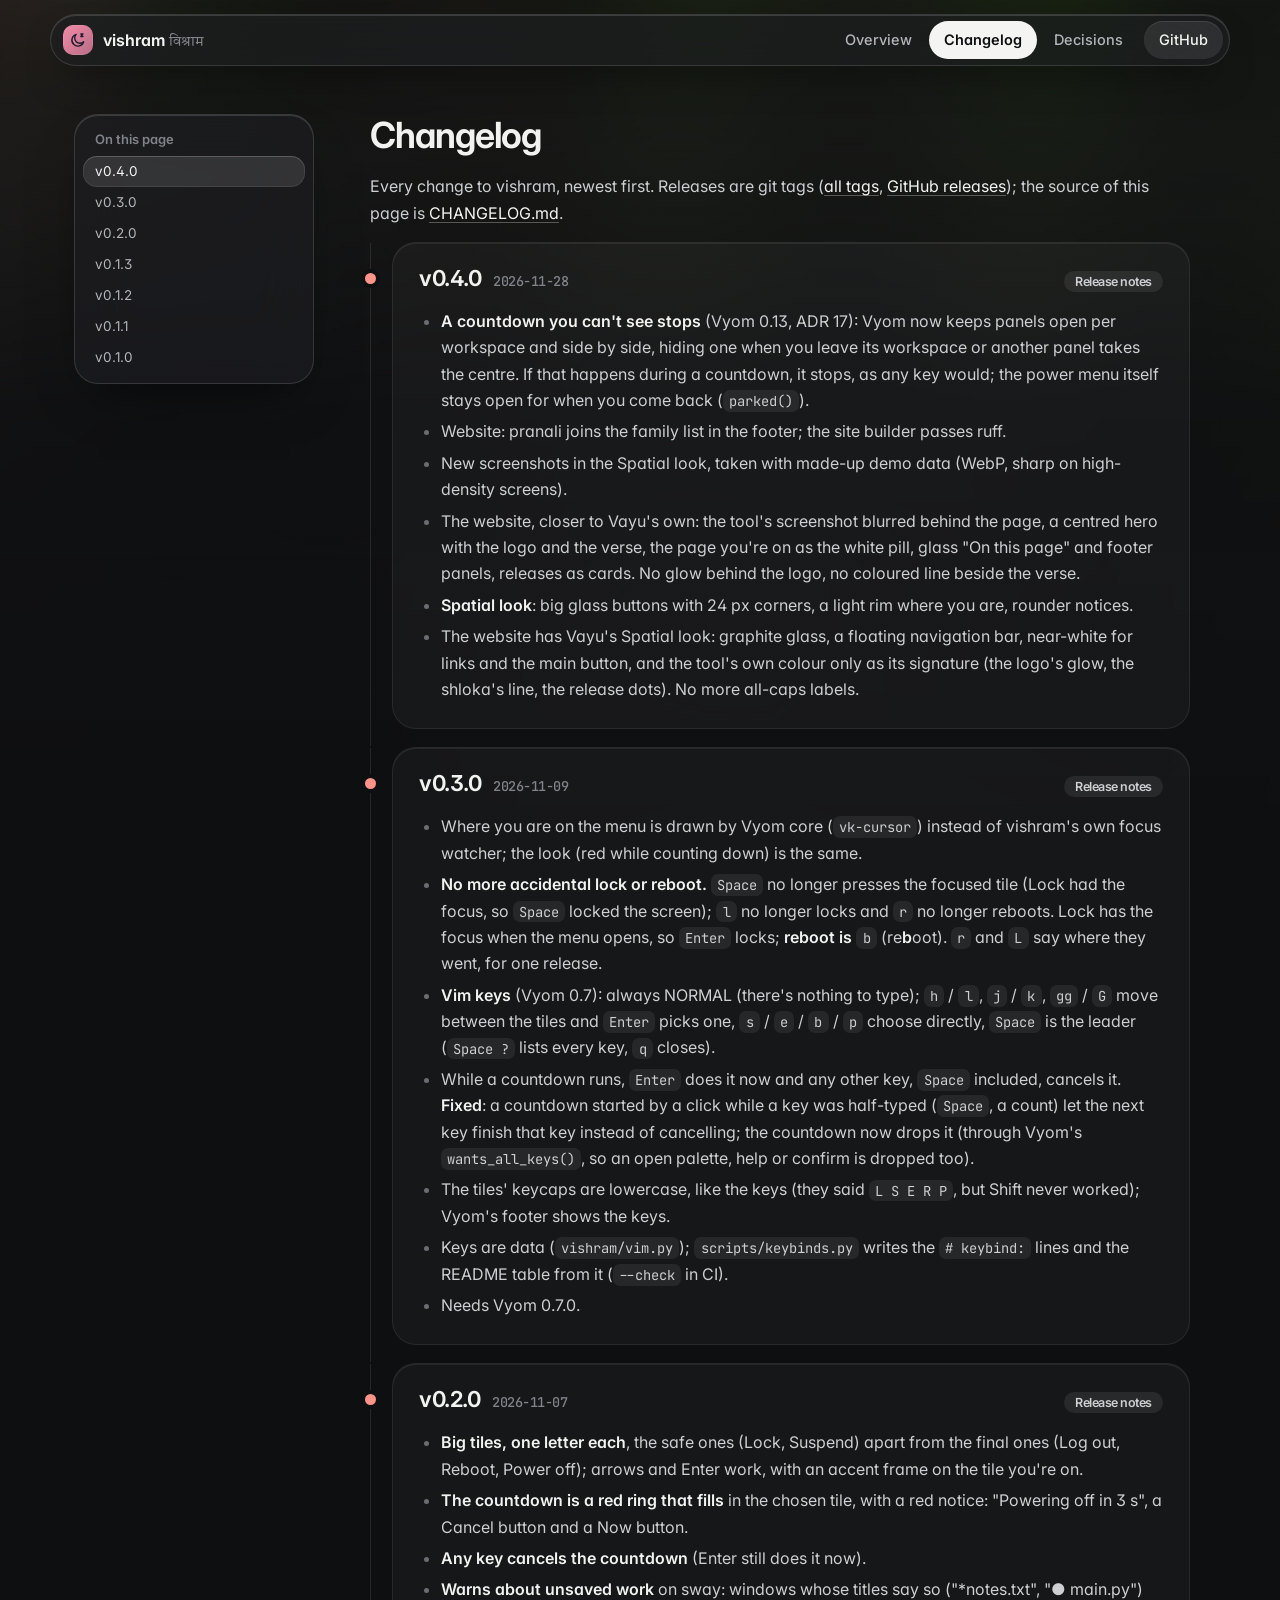
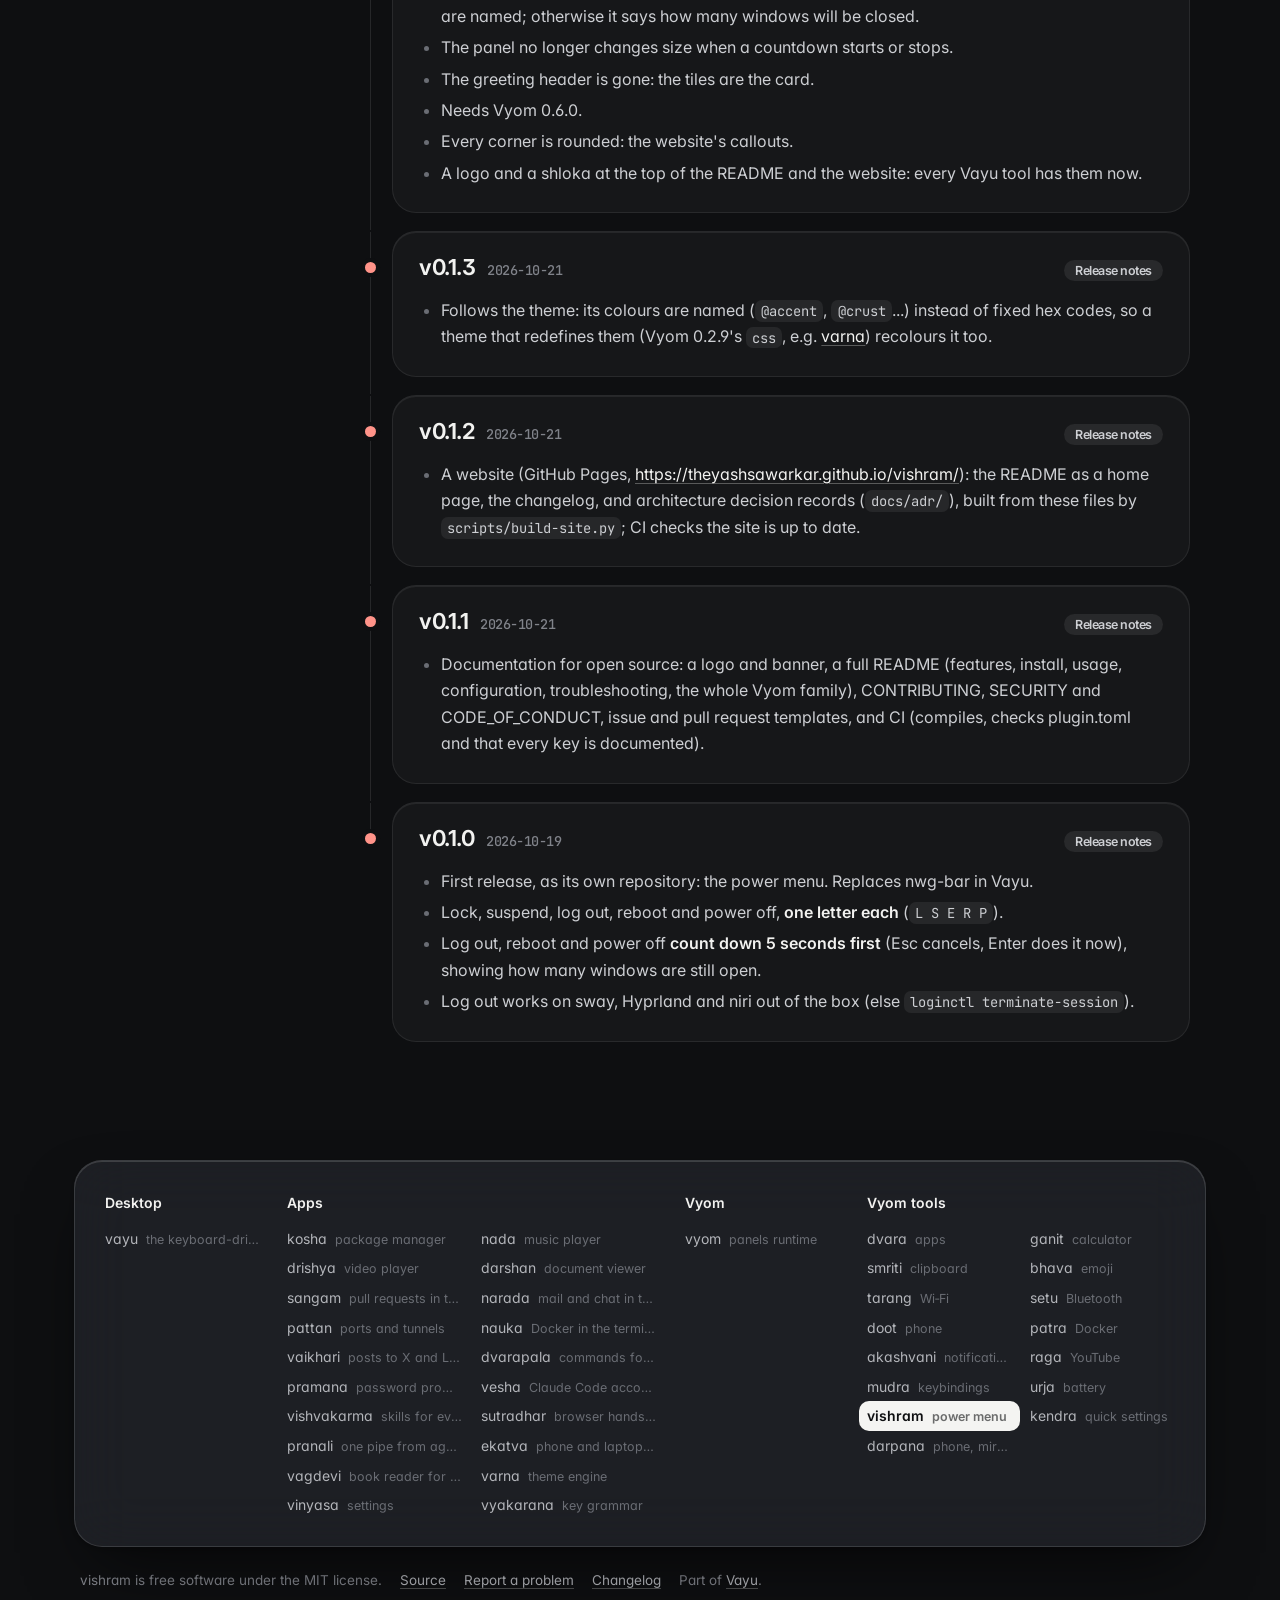
<file: docs/changelog.html>
<!doctype html>
<html lang="en">
<head>
<meta charset="utf-8">
<meta name="viewport" content="width=device-width, initial-scale=1">
<title>Changelog · vishram</title>
<meta name="description" content="Power menu: lock, suspend, log out, reboot, power off; one letter each, a 5-second countdown with cancel for the final ones.">
<meta property="og:title" content="Changelog · vishram">
<meta property="og:description" content="Power menu: lock, suspend, log out, reboot, power off; one letter each, a 5-second countdown with cancel for the final ones.">
<meta name="theme-color" content="#0e0f11">
<link rel="icon" href="assets/logo.svg" type="image/svg+xml">
<link rel="preconnect" href="https://fonts.googleapis.com">
<link rel="preconnect" href="https://fonts.gstatic.com" crossorigin>
<link href="https://fonts.googleapis.com/css2?family=Inter:wght@400;500;600;700&family=JetBrains+Mono:wght@400;500;600&family=Tiro+Devanagari+Sanskrit&display=swap" rel="stylesheet">
<link rel="stylesheet" href="assets/site.css">
<style>:root{--tool:#ff9389}.backdrop:before{background-image:url("assets/screenshots/vishram.webp")}</style>
</head>
<body class="sub">
<div class="backdrop" aria-hidden="true"></div>
<header class="top"><div class="in">
<a class="brand" href="index.html"><img src="assets/logo.svg" alt=""><span>vishram <small>विश्राम</small></span></a>
<nav><a href="index.html" class="">Overview</a><a href="changelog.html" class="on">Changelog</a><a href="adr/index.html" class=" hide">Decisions</a><a class="gh" href="https://github.com/Theyashsawarkar/vishram">GitHub</a></nav></div></header>

<div class="wrap"><aside class="toc"><b>On this page</b><a class="l2" href="#v040">v0.4.0</a><a class="l2" href="#v030">v0.3.0</a><a class="l2" href="#v020">v0.2.0</a><a class="l2" href="#v013">v0.1.3</a><a class="l2" href="#v012">v0.1.2</a><a class="l2" href="#v011">v0.1.1</a><a class="l2" href="#v010">v0.1.0</a></aside><article>
<h2>Changelog</h2><p>Every change to vishram, newest first. Releases are git tags (<a href="https://github.com/Theyashsawarkar/vishram/tags">all tags</a>, <a href="https://github.com/Theyashsawarkar/vishram/releases">GitHub releases</a>); the source of this page is <a href="https://github.com/Theyashsawarkar/vishram/blob/main/CHANGELOG.md">CHANGELOG.md</a>.</p><section class="release"><h2 id="v040">v0.4.0<span class="date">2026-11-28</span><a class="tag" href="https://github.com/Theyashsawarkar/vishram/releases/tag/v0.4.0">Release notes</a></h2><ul><li><strong>A countdown you can't see stops</strong> (Vyom 0.13, ADR 17): Vyom now keeps panels open per workspace and side by side, hiding one when you leave its workspace or another panel takes the centre. If that happens during a countdown, it stops, as any key would; the power menu itself stays open for when you come back (<code>parked()</code>).</li><li>Website: pranali joins the family list in the footer; the site builder passes ruff.</li><li>New screenshots in the Spatial look, taken with made-up demo data (WebP, sharp on high-density screens).</li><li>The website, closer to Vayu's own: the tool's screenshot blurred behind the page, a centred hero with the logo and the verse, the page you're on as the white pill, glass "On this page" and footer panels, releases as cards. No glow behind the logo, no coloured line beside the verse.</li><li><strong>Spatial look</strong>: big glass buttons with 24 px corners, a light rim where you are, rounder notices.</li><li>The website has Vayu's Spatial look: graphite glass, a floating navigation bar, near-white for links and the main button, and the tool's own colour only as its signature (the logo's glow, the shloka's line, the release dots). No more all-caps labels.</li></ul></section><section class="release"><h2 id="v030">v0.3.0<span class="date">2026-11-09</span><a class="tag" href="https://github.com/Theyashsawarkar/vishram/releases/tag/v0.3.0">Release notes</a></h2><ul><li>Where you are on the menu is drawn by Vyom core (<code>vk-cursor</code>) instead of vishram's own focus watcher; the look (red while counting down) is the same.</li><li><strong>No more accidental lock or reboot.</strong> <code>Space</code> no longer presses the focused tile (Lock had the focus, so <code>Space</code> locked the screen); <code>l</code> no longer locks and <code>r</code> no longer reboots. Lock has the focus when the menu opens, so <code>Enter</code> locks; <strong>reboot is <code>b</code></strong> (re<strong>b</strong>oot). <code>r</code> and <code>L</code> say where they went, for one release.</li><li><strong>Vim keys</strong> (Vyom 0.7): always NORMAL (there's nothing to type); <code>h</code> / <code>l</code>, <code>j</code> / <code>k</code>, <code>gg</code> / <code>G</code> move between the tiles and <code>Enter</code> picks one, <code>s</code> / <code>e</code> / <code>b</code> / <code>p</code> choose directly, <code>Space</code> is the leader (<code>Space ?</code> lists every key, <code>q</code> closes).</li><li>While a countdown runs, <code>Enter</code> does it now and any other key, <code>Space</code> included, cancels it. <strong>Fixed</strong>: a countdown started by a click while a key was half-typed (<code>Space</code>, a count) let the next key finish that key instead of cancelling; the countdown now drops it (through Vyom's <code>wants_all_keys()</code>, so an open palette, help or confirm is dropped too).</li><li>The tiles' keycaps are lowercase, like the keys (they said <code>L S E R P</code>, but Shift never worked); Vyom's footer shows the keys.</li><li>Keys are data (<code>vishram/vim.py</code>); <code>scripts/keybinds.py</code> writes the <code># keybind:</code> lines and the README table from it (<code>--check</code> in CI).</li><li>Needs Vyom 0.7.0.</li></ul></section><section class="release"><h2 id="v020">v0.2.0<span class="date">2026-11-07</span><a class="tag" href="https://github.com/Theyashsawarkar/vishram/releases/tag/v0.2.0">Release notes</a></h2><ul><li><strong>Big tiles, one letter each</strong>, the safe ones (Lock, Suspend) apart from the final ones (Log out, Reboot, Power off); arrows and Enter work, with an accent frame on the tile you're on.</li><li><strong>The countdown is a red ring that fills</strong> in the chosen tile, with a red notice: "Powering off in 3 s", a Cancel button and a Now button.</li><li><strong>Any key cancels the countdown</strong> (Enter still does it now).</li><li><strong>Warns about unsaved work</strong> on sway: windows whose titles say so ("*notes.txt", "● main.py") are named; otherwise it says how many windows will be closed.</li><li>The panel no longer changes size when a countdown starts or stops.</li><li>The greeting header is gone: the tiles are the card.</li><li>Needs Vyom 0.6.0.</li><li>Every corner is rounded: the website's callouts.</li><li>A logo and a shloka at the top of the README and the website: every Vayu tool has them now.</li></ul></section><section class="release"><h2 id="v013">v0.1.3<span class="date">2026-10-21</span><a class="tag" href="https://github.com/Theyashsawarkar/vishram/releases/tag/v0.1.3">Release notes</a></h2><ul><li>Follows the theme: its colours are named (<code>@accent</code>, <code>@crust</code>...) instead of fixed hex codes, so a theme that redefines them (Vyom 0.2.9's <code>css</code>, e.g. <a href="https://github.com/Theyashsawarkar/varna">varna</a>) recolours it too.</li></ul></section><section class="release"><h2 id="v012">v0.1.2<span class="date">2026-10-21</span><a class="tag" href="https://github.com/Theyashsawarkar/vishram/releases/tag/v0.1.2">Release notes</a></h2><ul><li>A website (GitHub Pages, <a href="https://theyashsawarkar.github.io/vishram/">https://theyashsawarkar.github.io/vishram/</a>): the README as a home page, the changelog, and architecture decision records (<code>docs/adr/</code>), built from these files by <code>scripts/build-site.py</code>; CI checks the site is up to date.</li></ul></section><section class="release"><h2 id="v011">v0.1.1<span class="date">2026-10-21</span><a class="tag" href="https://github.com/Theyashsawarkar/vishram/releases/tag/v0.1.1">Release notes</a></h2><ul><li>Documentation for open source: a logo and banner, a full README (features, install, usage, configuration, troubleshooting, the whole Vyom family), CONTRIBUTING, SECURITY and CODE_OF_CONDUCT, issue and pull request templates, and CI (compiles, checks plugin.toml and that every key is documented).</li></ul></section><section class="release"><h2 id="v010">v0.1.0<span class="date">2026-10-19</span><a class="tag" href="https://github.com/Theyashsawarkar/vishram/releases/tag/v0.1.0">Release notes</a></h2><ul><li>First release, as its own repository: the power menu. Replaces nwg-bar in Vayu.</li><li>Lock, suspend, log out, reboot and power off, <strong>one letter each</strong> (<code>L S E R P</code>).</li><li>Log out, reboot and power off <strong>count down 5 seconds first</strong> (Esc cancels, Enter does it now), showing how many windows are still open.</li><li>Log out works on sway, Hyprland and niri out of the box (else <code>loginctl terminate-session</code>).</li></ul></section>
</article></div>
<footer><div class="in glass"><div class=""><h4>Desktop</h4><div class="list"><a href="https://vayu.theyashsawarkar.dev/" class="">vayu <span>the keyboard-driven Wayland desktop</span></a></div></div><div class="g2"><h4>Apps</h4><div class="list"><a href="https://kosha.theyashsawarkar.dev/" class="">kosha <span>package manager</span></a><a href="https://nada.theyashsawarkar.dev/" class="">nada <span>music player</span></a><a href="https://drishya.theyashsawarkar.dev/" class="">drishya <span>video player</span></a><a href="https://darshan.theyashsawarkar.dev/" class="">darshan <span>document viewer</span></a><a href="https://sangam.theyashsawarkar.dev/" class="">sangam <span>pull requests in the terminal</span></a><a href="https://narada.theyashsawarkar.dev/" class="">narada <span>mail and chat in the terminal</span></a><a href="https://pattan.theyashsawarkar.dev/" class="">pattan <span>ports and tunnels</span></a><a href="https://nauka.theyashsawarkar.dev/" class="">nauka <span>Docker in the terminal</span></a><a href="https://vaikhari.theyashsawarkar.dev/" class="">vaikhari <span>posts to X and LinkedIn</span></a><a href="https://dvarapala.theyashsawarkar.dev/" class="">dvarapala <span>commands for AI agents, approved</span></a><a href="https://pramana.theyashsawarkar.dev/" class="">pramana <span>password prompts</span></a><a href="https://vesha.theyashsawarkar.dev/" class="">vesha <span>Claude Code accounts</span></a><a href="https://vishvakarma.theyashsawarkar.dev/" class="">vishvakarma <span>skills for every AI agent</span></a><a href="https://sutradhar.theyashsawarkar.dev/" class="">sutradhar <span>browser hands for AI agents</span></a><a href="https://pranali.theyashsawarkar.dev/" class="">pranali <span>one pipe from agents to tools</span></a><a href="https://ekatva.theyashsawarkar.dev/" class="">ekatva <span>phone and laptop, linked</span></a><a href="https://vagdevi.theyashsawarkar.dev/" class="">vagdevi <span>book reader for Android</span></a><a href="https://varna.theyashsawarkar.dev/" class="">varna <span>theme engine</span></a><a href="https://vinyasa.theyashsawarkar.dev/" class="">vinyasa <span>settings</span></a><a href="https://vyakarana.theyashsawarkar.dev/" class="">vyakarana <span>key grammar</span></a></div></div><div class=""><h4>Vyom</h4><div class="list"><a href="https://vyom.theyashsawarkar.dev/" class="">vyom <span>panels runtime</span></a></div></div><div class="g2"><h4>Vyom tools</h4><div class="list"><a href="https://dvara.theyashsawarkar.dev/" class="">dvara <span>apps</span></a><a href="https://ganit.theyashsawarkar.dev/" class="">ganit <span>calculator</span></a><a href="https://smriti.theyashsawarkar.dev/" class="">smriti <span>clipboard</span></a><a href="https://bhava.theyashsawarkar.dev/" class="">bhava <span>emoji</span></a><a href="https://tarang.theyashsawarkar.dev/" class="">tarang <span>Wi‑Fi</span></a><a href="https://setu.theyashsawarkar.dev/" class="">setu <span>Bluetooth</span></a><a href="https://doot.theyashsawarkar.dev/" class="">doot <span>phone</span></a><a href="https://patra.theyashsawarkar.dev/" class="">patra <span>Docker</span></a><a href="https://akashvani.theyashsawarkar.dev/" class="">akashvani <span>notifications</span></a><a href="https://raga.theyashsawarkar.dev/" class="">raga <span>YouTube</span></a><a href="https://mudra.theyashsawarkar.dev/" class="">mudra <span>keybindings</span></a><a href="https://urja.theyashsawarkar.dev/" class="">urja <span>battery</span></a><a href="https://vishram.theyashsawarkar.dev/" class="me" aria-current="page">vishram <span>power menu</span></a><a href="https://kendra.theyashsawarkar.dev/" class="">kendra <span>quick settings</span></a><a href="https://darpana.theyashsawarkar.dev/" class="">darpana <span>phone, mirrored</span></a></div></div></div>
<div class="bottom"><span>vishram is free software under the MIT license.</span><a href="https://github.com/Theyashsawarkar/vishram">Source</a><a href="https://github.com/Theyashsawarkar/vishram/issues">Report a problem</a><a href="changelog.html">Changelog</a><span>Part of <a href="https://vayu.theyashsawarkar.dev/">Vayu</a>.</span></div></footer>
<script>
document.querySelectorAll('pre.code').forEach(p=>{const b=document.createElement('button');b.className='copy';b.type='button';b.textContent='Copy';
b.onclick=()=>{navigator.clipboard.writeText(p.querySelector('code').innerText).then(()=>{b.textContent='Copied';b.classList.add('done');setTimeout(()=>{b.textContent='Copy';b.classList.remove('done')},1400)})};p.appendChild(b)});
const links=[...document.querySelectorAll('.toc a')];if(links.length){const hs=links.map(a=>document.getElementById(a.hash.slice(1))).filter(Boolean);
const on=()=>{let cur=hs[0];for(const h of hs){if(h.getBoundingClientRect().top<120)cur=h}links.forEach(a=>a.classList.toggle('on',cur&&a.hash==='#'+cur.id))};
addEventListener('scroll',on,{passive:true});on()}
</script>
</body>
</html>
</file>
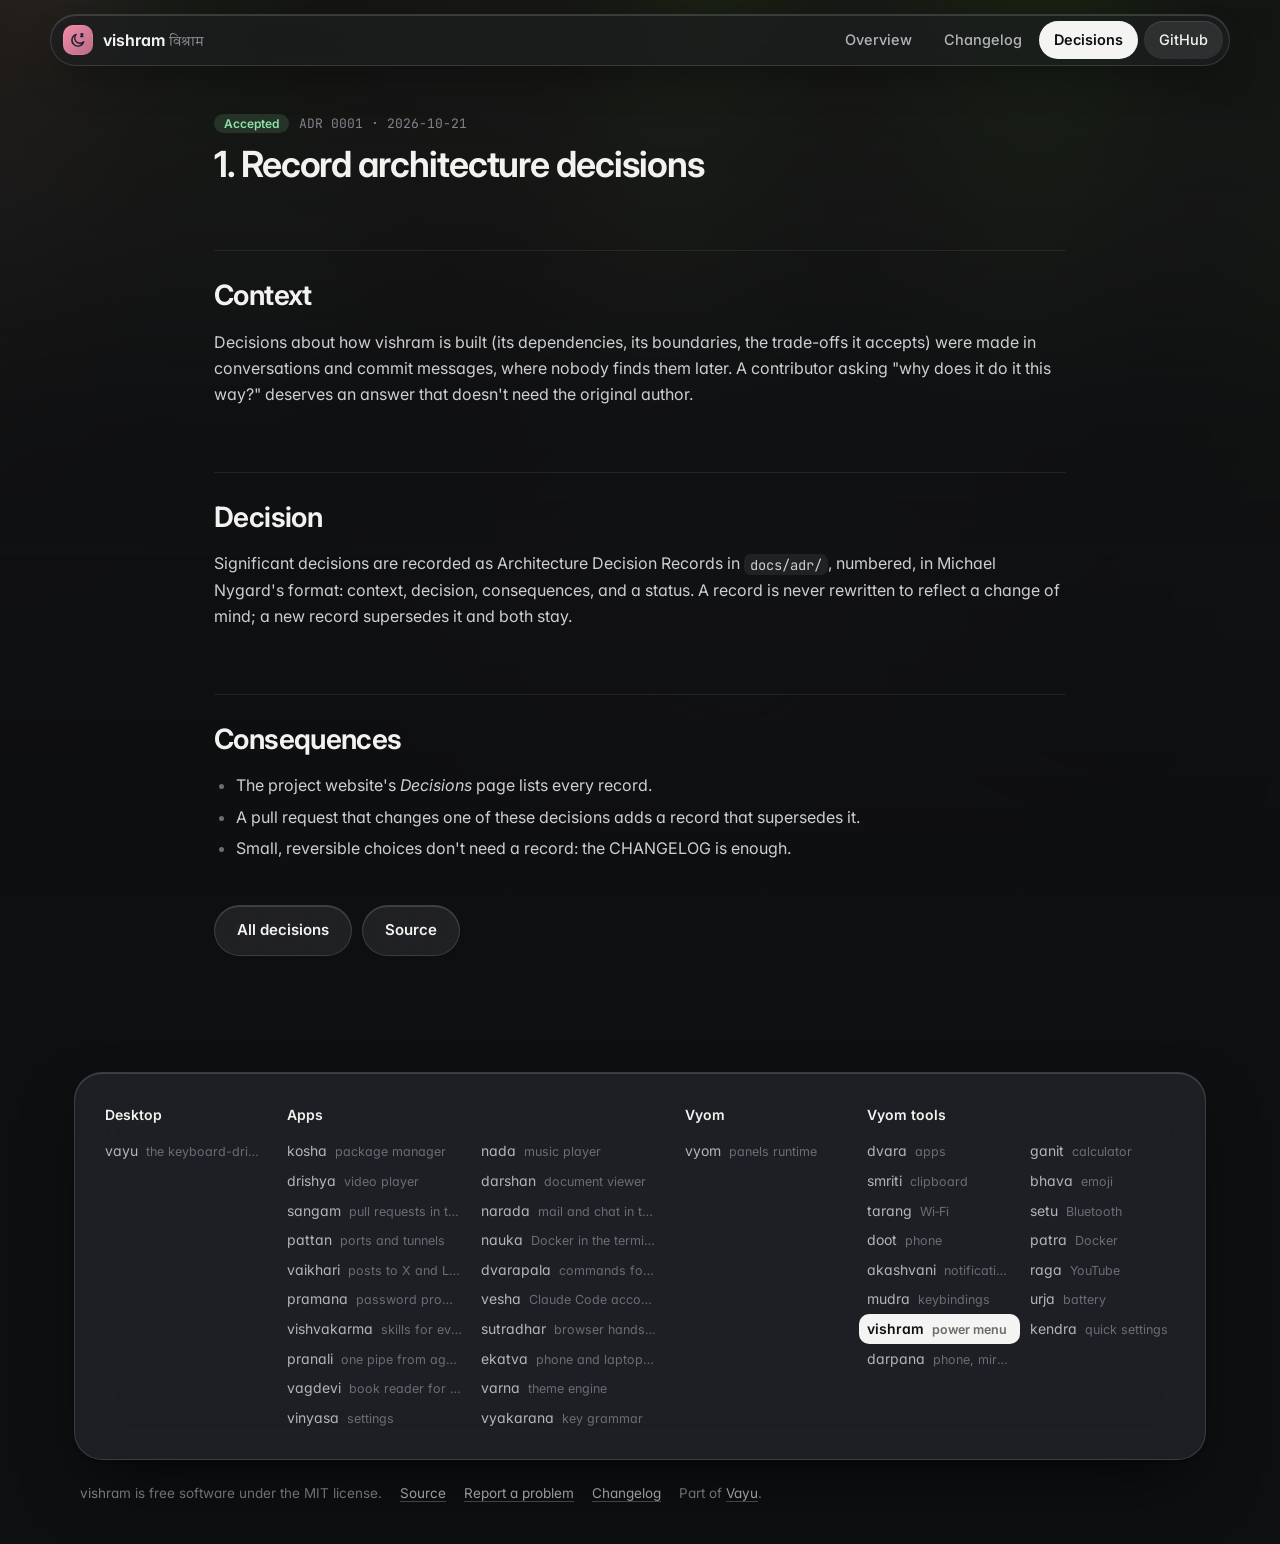
<file: docs/adr/0001-record-architecture-decisions.html>
<!doctype html>
<html lang="en">
<head>
<meta charset="utf-8">
<meta name="viewport" content="width=device-width, initial-scale=1">
<title>ADR 0001: 1. Record architecture decisions · vishram</title>
<meta name="description" content="Power menu: lock, suspend, log out, reboot, power off; one letter each, a 5-second countdown with cancel for the final ones.">
<meta property="og:title" content="ADR 0001: 1. Record architecture decisions · vishram">
<meta property="og:description" content="Power menu: lock, suspend, log out, reboot, power off; one letter each, a 5-second countdown with cancel for the final ones.">
<meta name="theme-color" content="#0e0f11">
<link rel="icon" href="../assets/logo.svg" type="image/svg+xml">
<link rel="preconnect" href="https://fonts.googleapis.com">
<link rel="preconnect" href="https://fonts.gstatic.com" crossorigin>
<link href="https://fonts.googleapis.com/css2?family=Inter:wght@400;500;600;700&family=JetBrains+Mono:wght@400;500;600&family=Tiro+Devanagari+Sanskrit&display=swap" rel="stylesheet">
<link rel="stylesheet" href="../assets/site.css">
<style>:root{--tool:#ff9389}.backdrop:before{background-image:url("../assets/screenshots/vishram.webp")}</style>
</head>
<body class="sub">
<div class="backdrop" aria-hidden="true"></div>
<header class="top"><div class="in">
<a class="brand" href="../index.html"><img src="../assets/logo.svg" alt=""><span>vishram <small>विश्राम</small></span></a>
<nav><a href="../index.html" class="">Overview</a><a href="../changelog.html" class="">Changelog</a><a href="../adr/index.html" class="on hide">Decisions</a><a class="gh" href="https://github.com/Theyashsawarkar/vishram">GitHub</a></nav></div></header>

<div class="wrap solo"><article>
<p class="adrmeta"><span class="status accepted">Accepted</span> <span>ADR 0001 · 2026-10-21</span></p><h2 id="1-record-architecture-decisions"><a class="anchor" href="#1-record-architecture-decisions">#</a>1. Record architecture decisions</h2>
<h2 id="context"><a class="anchor" href="#context">#</a>Context</h2>
<p>Decisions about how vishram is built (its dependencies, its boundaries, the trade-offs it accepts) were made in conversations and commit messages, where nobody finds them later. A contributor asking "why does it do it this way?" deserves an answer that doesn't need the original author.</p>
<h2 id="decision"><a class="anchor" href="#decision">#</a>Decision</h2>
<p>Significant decisions are recorded as Architecture Decision Records in <code>docs/adr/</code>, numbered, in Michael Nygard's format: context, decision, consequences, and a status. A record is never rewritten to reflect a change of mind; a new record supersedes it and both stay.</p>
<h2 id="consequences"><a class="anchor" href="#consequences">#</a>Consequences</h2>
<ul><li>The project website's <em>Decisions</em> page lists every record.</li><li>A pull request that changes one of these decisions adds a record that supersedes it.</li><li>Small, reversible choices don't need a record: the CHANGELOG is enough.</li></ul><p class="back"><a class="btn" href="index.html">All decisions</a><a class="btn" href="https://github.com/Theyashsawarkar/vishram/blob/main/docs/adr/0001-record-architecture-decisions.md">Source</a></p>
</article></div>
<footer><div class="in glass"><div class=""><h4>Desktop</h4><div class="list"><a href="https://vayu.theyashsawarkar.dev/" class="">vayu <span>the keyboard-driven Wayland desktop</span></a></div></div><div class="g2"><h4>Apps</h4><div class="list"><a href="https://kosha.theyashsawarkar.dev/" class="">kosha <span>package manager</span></a><a href="https://nada.theyashsawarkar.dev/" class="">nada <span>music player</span></a><a href="https://drishya.theyashsawarkar.dev/" class="">drishya <span>video player</span></a><a href="https://darshan.theyashsawarkar.dev/" class="">darshan <span>document viewer</span></a><a href="https://sangam.theyashsawarkar.dev/" class="">sangam <span>pull requests in the terminal</span></a><a href="https://narada.theyashsawarkar.dev/" class="">narada <span>mail and chat in the terminal</span></a><a href="https://pattan.theyashsawarkar.dev/" class="">pattan <span>ports and tunnels</span></a><a href="https://nauka.theyashsawarkar.dev/" class="">nauka <span>Docker in the terminal</span></a><a href="https://vaikhari.theyashsawarkar.dev/" class="">vaikhari <span>posts to X and LinkedIn</span></a><a href="https://dvarapala.theyashsawarkar.dev/" class="">dvarapala <span>commands for AI agents, approved</span></a><a href="https://pramana.theyashsawarkar.dev/" class="">pramana <span>password prompts</span></a><a href="https://vesha.theyashsawarkar.dev/" class="">vesha <span>Claude Code accounts</span></a><a href="https://vishvakarma.theyashsawarkar.dev/" class="">vishvakarma <span>skills for every AI agent</span></a><a href="https://sutradhar.theyashsawarkar.dev/" class="">sutradhar <span>browser hands for AI agents</span></a><a href="https://pranali.theyashsawarkar.dev/" class="">pranali <span>one pipe from agents to tools</span></a><a href="https://ekatva.theyashsawarkar.dev/" class="">ekatva <span>phone and laptop, linked</span></a><a href="https://vagdevi.theyashsawarkar.dev/" class="">vagdevi <span>book reader for Android</span></a><a href="https://varna.theyashsawarkar.dev/" class="">varna <span>theme engine</span></a><a href="https://vinyasa.theyashsawarkar.dev/" class="">vinyasa <span>settings</span></a><a href="https://vyakarana.theyashsawarkar.dev/" class="">vyakarana <span>key grammar</span></a></div></div><div class=""><h4>Vyom</h4><div class="list"><a href="https://vyom.theyashsawarkar.dev/" class="">vyom <span>panels runtime</span></a></div></div><div class="g2"><h4>Vyom tools</h4><div class="list"><a href="https://dvara.theyashsawarkar.dev/" class="">dvara <span>apps</span></a><a href="https://ganit.theyashsawarkar.dev/" class="">ganit <span>calculator</span></a><a href="https://smriti.theyashsawarkar.dev/" class="">smriti <span>clipboard</span></a><a href="https://bhava.theyashsawarkar.dev/" class="">bhava <span>emoji</span></a><a href="https://tarang.theyashsawarkar.dev/" class="">tarang <span>Wi‑Fi</span></a><a href="https://setu.theyashsawarkar.dev/" class="">setu <span>Bluetooth</span></a><a href="https://doot.theyashsawarkar.dev/" class="">doot <span>phone</span></a><a href="https://patra.theyashsawarkar.dev/" class="">patra <span>Docker</span></a><a href="https://akashvani.theyashsawarkar.dev/" class="">akashvani <span>notifications</span></a><a href="https://raga.theyashsawarkar.dev/" class="">raga <span>YouTube</span></a><a href="https://mudra.theyashsawarkar.dev/" class="">mudra <span>keybindings</span></a><a href="https://urja.theyashsawarkar.dev/" class="">urja <span>battery</span></a><a href="https://vishram.theyashsawarkar.dev/" class="me" aria-current="page">vishram <span>power menu</span></a><a href="https://kendra.theyashsawarkar.dev/" class="">kendra <span>quick settings</span></a><a href="https://darpana.theyashsawarkar.dev/" class="">darpana <span>phone, mirrored</span></a></div></div></div>
<div class="bottom"><span>vishram is free software under the MIT license.</span><a href="https://github.com/Theyashsawarkar/vishram">Source</a><a href="https://github.com/Theyashsawarkar/vishram/issues">Report a problem</a><a href="../changelog.html">Changelog</a><span>Part of <a href="https://vayu.theyashsawarkar.dev/">Vayu</a>.</span></div></footer>
<script>
document.querySelectorAll('pre.code').forEach(p=>{const b=document.createElement('button');b.className='copy';b.type='button';b.textContent='Copy';
b.onclick=()=>{navigator.clipboard.writeText(p.querySelector('code').innerText).then(()=>{b.textContent='Copied';b.classList.add('done');setTimeout(()=>{b.textContent='Copy';b.classList.remove('done')},1400)})};p.appendChild(b)});
const links=[...document.querySelectorAll('.toc a')];if(links.length){const hs=links.map(a=>document.getElementById(a.hash.slice(1))).filter(Boolean);
const on=()=>{let cur=hs[0];for(const h of hs){if(h.getBoundingClientRect().top<120)cur=h}links.forEach(a=>a.classList.toggle('on',cur&&a.hash==='#'+cur.id))};
addEventListener('scroll',on,{passive:true});on()}
</script>
</body>
</html>
</file>
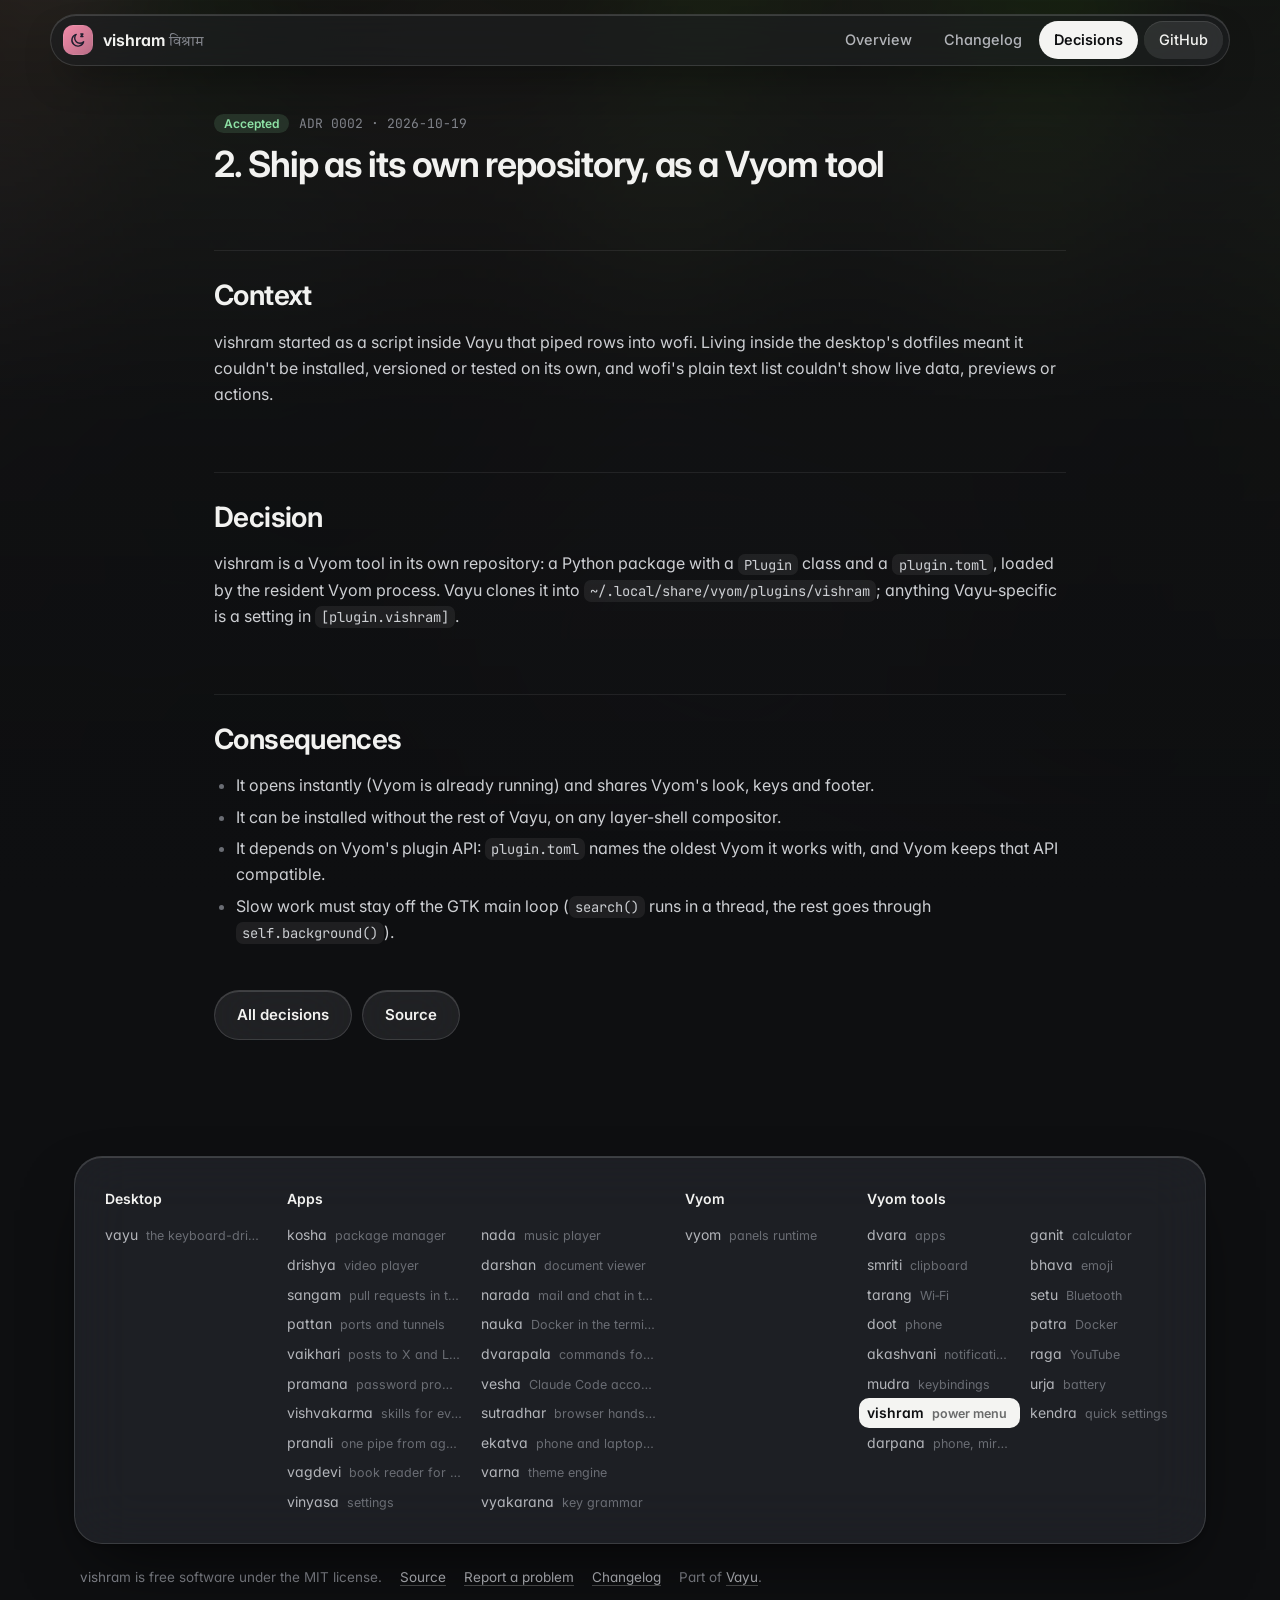
<file: docs/adr/0002-own-repository-as-a-vyom-tool.html>
<!doctype html>
<html lang="en">
<head>
<meta charset="utf-8">
<meta name="viewport" content="width=device-width, initial-scale=1">
<title>ADR 0002: 2. Ship as its own repository, as a Vyom tool · vishram</title>
<meta name="description" content="Power menu: lock, suspend, log out, reboot, power off; one letter each, a 5-second countdown with cancel for the final ones.">
<meta property="og:title" content="ADR 0002: 2. Ship as its own repository, as a Vyom tool · vishram">
<meta property="og:description" content="Power menu: lock, suspend, log out, reboot, power off; one letter each, a 5-second countdown with cancel for the final ones.">
<meta name="theme-color" content="#0e0f11">
<link rel="icon" href="../assets/logo.svg" type="image/svg+xml">
<link rel="preconnect" href="https://fonts.googleapis.com">
<link rel="preconnect" href="https://fonts.gstatic.com" crossorigin>
<link href="https://fonts.googleapis.com/css2?family=Inter:wght@400;500;600;700&family=JetBrains+Mono:wght@400;500;600&family=Tiro+Devanagari+Sanskrit&display=swap" rel="stylesheet">
<link rel="stylesheet" href="../assets/site.css">
<style>:root{--tool:#ff9389}.backdrop:before{background-image:url("../assets/screenshots/vishram.webp")}</style>
</head>
<body class="sub">
<div class="backdrop" aria-hidden="true"></div>
<header class="top"><div class="in">
<a class="brand" href="../index.html"><img src="../assets/logo.svg" alt=""><span>vishram <small>विश्राम</small></span></a>
<nav><a href="../index.html" class="">Overview</a><a href="../changelog.html" class="">Changelog</a><a href="../adr/index.html" class="on hide">Decisions</a><a class="gh" href="https://github.com/Theyashsawarkar/vishram">GitHub</a></nav></div></header>

<div class="wrap solo"><article>
<p class="adrmeta"><span class="status accepted">Accepted</span> <span>ADR 0002 · 2026-10-19</span></p><h2 id="2-ship-as-its-own-repository-as-a-vyom-tool"><a class="anchor" href="#2-ship-as-its-own-repository-as-a-vyom-tool">#</a>2. Ship as its own repository, as a Vyom tool</h2>
<h2 id="context"><a class="anchor" href="#context">#</a>Context</h2>
<p>vishram started as a script inside Vayu that piped rows into wofi. Living inside the desktop's dotfiles meant it couldn't be installed, versioned or tested on its own, and wofi's plain text list couldn't show live data, previews or actions.</p>
<h2 id="decision"><a class="anchor" href="#decision">#</a>Decision</h2>
<p>vishram is a Vyom tool in its own repository: a Python package with a <code>Plugin</code> class and a <code>plugin.toml</code>, loaded by the resident Vyom process. Vayu clones it into <code>~/.local/share/vyom/plugins/vishram</code>; anything Vayu-specific is a setting in <code>[plugin.vishram]</code>.</p>
<h2 id="consequences"><a class="anchor" href="#consequences">#</a>Consequences</h2>
<ul><li>It opens instantly (Vyom is already running) and shares Vyom's look, keys and footer.</li><li>It can be installed without the rest of Vayu, on any layer-shell compositor.</li><li>It depends on Vyom's plugin API: <code>plugin.toml</code> names the oldest Vyom it works with, and Vyom keeps that API compatible.</li><li>Slow work must stay off the GTK main loop (<code>search()</code> runs in a thread, the rest goes through <code>self.background()</code>).</li></ul><p class="back"><a class="btn" href="index.html">All decisions</a><a class="btn" href="https://github.com/Theyashsawarkar/vishram/blob/main/docs/adr/0002-own-repository-as-a-vyom-tool.md">Source</a></p>
</article></div>
<footer><div class="in glass"><div class=""><h4>Desktop</h4><div class="list"><a href="https://vayu.theyashsawarkar.dev/" class="">vayu <span>the keyboard-driven Wayland desktop</span></a></div></div><div class="g2"><h4>Apps</h4><div class="list"><a href="https://kosha.theyashsawarkar.dev/" class="">kosha <span>package manager</span></a><a href="https://nada.theyashsawarkar.dev/" class="">nada <span>music player</span></a><a href="https://drishya.theyashsawarkar.dev/" class="">drishya <span>video player</span></a><a href="https://darshan.theyashsawarkar.dev/" class="">darshan <span>document viewer</span></a><a href="https://sangam.theyashsawarkar.dev/" class="">sangam <span>pull requests in the terminal</span></a><a href="https://narada.theyashsawarkar.dev/" class="">narada <span>mail and chat in the terminal</span></a><a href="https://pattan.theyashsawarkar.dev/" class="">pattan <span>ports and tunnels</span></a><a href="https://nauka.theyashsawarkar.dev/" class="">nauka <span>Docker in the terminal</span></a><a href="https://vaikhari.theyashsawarkar.dev/" class="">vaikhari <span>posts to X and LinkedIn</span></a><a href="https://dvarapala.theyashsawarkar.dev/" class="">dvarapala <span>commands for AI agents, approved</span></a><a href="https://pramana.theyashsawarkar.dev/" class="">pramana <span>password prompts</span></a><a href="https://vesha.theyashsawarkar.dev/" class="">vesha <span>Claude Code accounts</span></a><a href="https://vishvakarma.theyashsawarkar.dev/" class="">vishvakarma <span>skills for every AI agent</span></a><a href="https://sutradhar.theyashsawarkar.dev/" class="">sutradhar <span>browser hands for AI agents</span></a><a href="https://pranali.theyashsawarkar.dev/" class="">pranali <span>one pipe from agents to tools</span></a><a href="https://ekatva.theyashsawarkar.dev/" class="">ekatva <span>phone and laptop, linked</span></a><a href="https://vagdevi.theyashsawarkar.dev/" class="">vagdevi <span>book reader for Android</span></a><a href="https://varna.theyashsawarkar.dev/" class="">varna <span>theme engine</span></a><a href="https://vinyasa.theyashsawarkar.dev/" class="">vinyasa <span>settings</span></a><a href="https://vyakarana.theyashsawarkar.dev/" class="">vyakarana <span>key grammar</span></a></div></div><div class=""><h4>Vyom</h4><div class="list"><a href="https://vyom.theyashsawarkar.dev/" class="">vyom <span>panels runtime</span></a></div></div><div class="g2"><h4>Vyom tools</h4><div class="list"><a href="https://dvara.theyashsawarkar.dev/" class="">dvara <span>apps</span></a><a href="https://ganit.theyashsawarkar.dev/" class="">ganit <span>calculator</span></a><a href="https://smriti.theyashsawarkar.dev/" class="">smriti <span>clipboard</span></a><a href="https://bhava.theyashsawarkar.dev/" class="">bhava <span>emoji</span></a><a href="https://tarang.theyashsawarkar.dev/" class="">tarang <span>Wi‑Fi</span></a><a href="https://setu.theyashsawarkar.dev/" class="">setu <span>Bluetooth</span></a><a href="https://doot.theyashsawarkar.dev/" class="">doot <span>phone</span></a><a href="https://patra.theyashsawarkar.dev/" class="">patra <span>Docker</span></a><a href="https://akashvani.theyashsawarkar.dev/" class="">akashvani <span>notifications</span></a><a href="https://raga.theyashsawarkar.dev/" class="">raga <span>YouTube</span></a><a href="https://mudra.theyashsawarkar.dev/" class="">mudra <span>keybindings</span></a><a href="https://urja.theyashsawarkar.dev/" class="">urja <span>battery</span></a><a href="https://vishram.theyashsawarkar.dev/" class="me" aria-current="page">vishram <span>power menu</span></a><a href="https://kendra.theyashsawarkar.dev/" class="">kendra <span>quick settings</span></a><a href="https://darpana.theyashsawarkar.dev/" class="">darpana <span>phone, mirrored</span></a></div></div></div>
<div class="bottom"><span>vishram is free software under the MIT license.</span><a href="https://github.com/Theyashsawarkar/vishram">Source</a><a href="https://github.com/Theyashsawarkar/vishram/issues">Report a problem</a><a href="../changelog.html">Changelog</a><span>Part of <a href="https://vayu.theyashsawarkar.dev/">Vayu</a>.</span></div></footer>
<script>
document.querySelectorAll('pre.code').forEach(p=>{const b=document.createElement('button');b.className='copy';b.type='button';b.textContent='Copy';
b.onclick=()=>{navigator.clipboard.writeText(p.querySelector('code').innerText).then(()=>{b.textContent='Copied';b.classList.add('done');setTimeout(()=>{b.textContent='Copy';b.classList.remove('done')},1400)})};p.appendChild(b)});
const links=[...document.querySelectorAll('.toc a')];if(links.length){const hs=links.map(a=>document.getElementById(a.hash.slice(1))).filter(Boolean);
const on=()=>{let cur=hs[0];for(const h of hs){if(h.getBoundingClientRect().top<120)cur=h}links.forEach(a=>a.classList.toggle('on',cur&&a.hash==='#'+cur.id))};
addEventListener('scroll',on,{passive:true});on()}
</script>
</body>
</html>
</file>
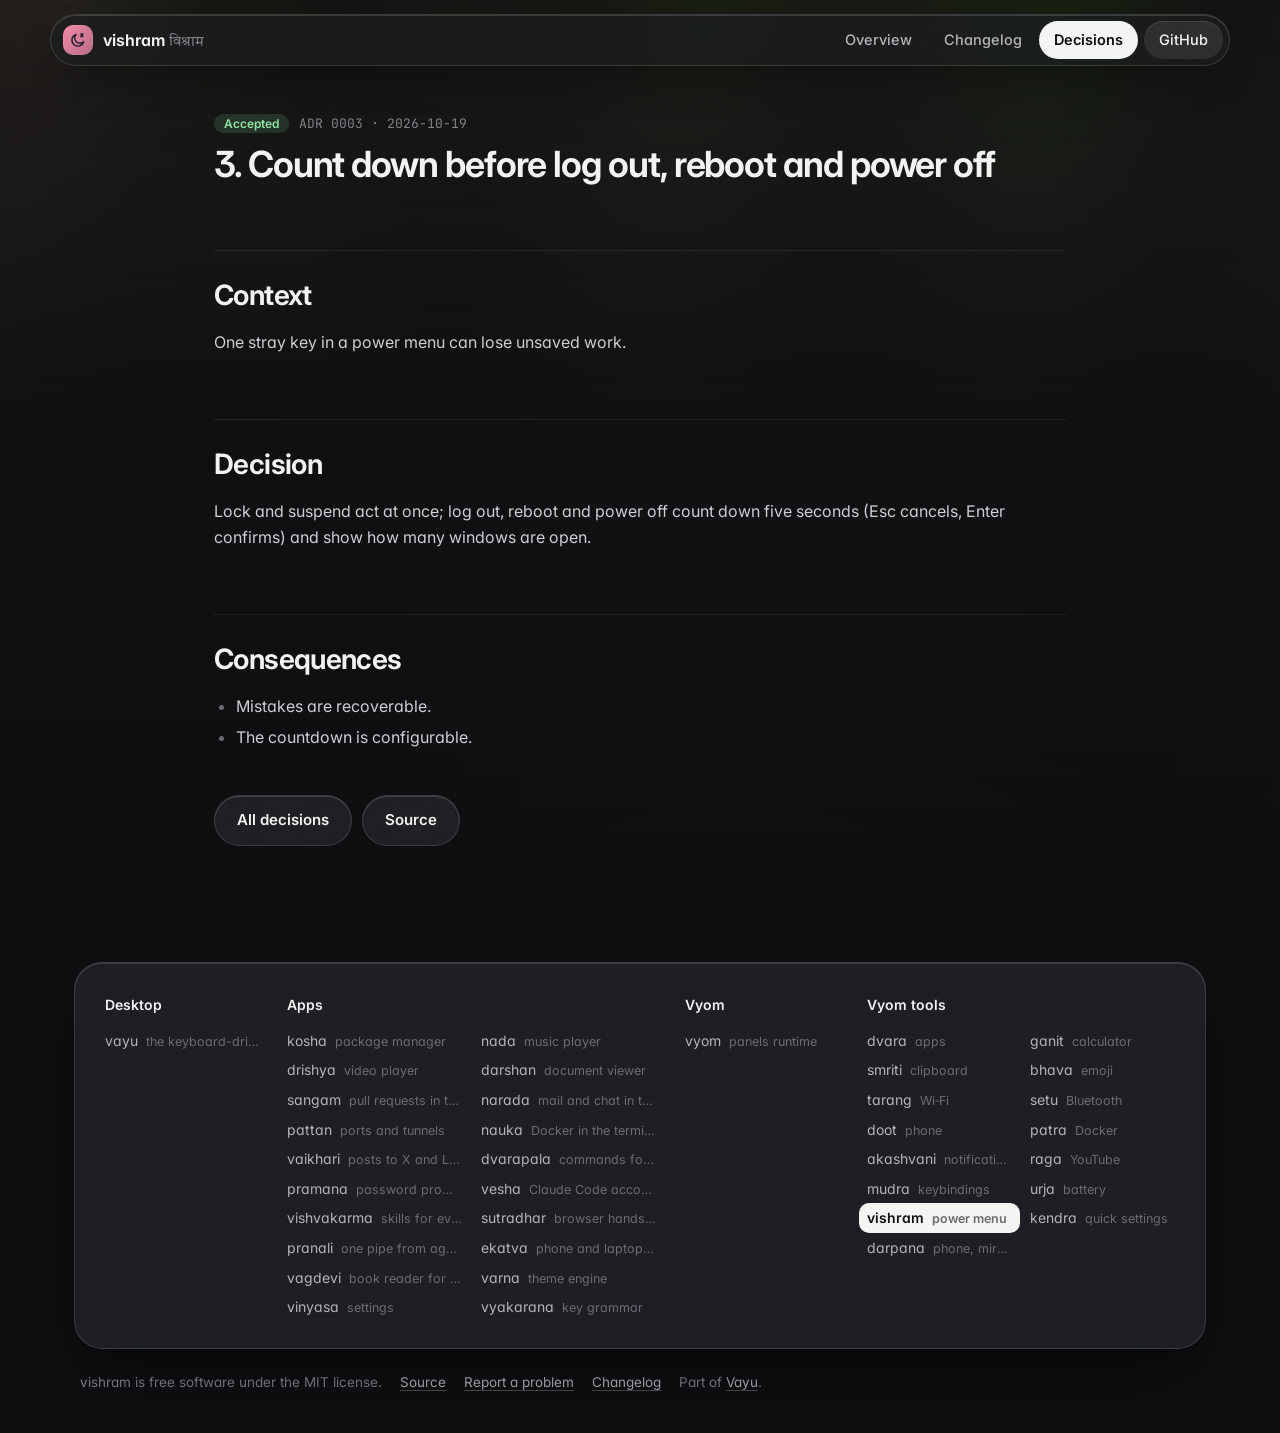
<file: docs/adr/0003-countdown-before-destructive-actions.html>
<!doctype html>
<html lang="en">
<head>
<meta charset="utf-8">
<meta name="viewport" content="width=device-width, initial-scale=1">
<title>ADR 0003: 3. Count down before log out, reboot and power off · vishram</title>
<meta name="description" content="Power menu: lock, suspend, log out, reboot, power off; one letter each, a 5-second countdown with cancel for the final ones.">
<meta property="og:title" content="ADR 0003: 3. Count down before log out, reboot and power off · vishram">
<meta property="og:description" content="Power menu: lock, suspend, log out, reboot, power off; one letter each, a 5-second countdown with cancel for the final ones.">
<meta name="theme-color" content="#0e0f11">
<link rel="icon" href="../assets/logo.svg" type="image/svg+xml">
<link rel="preconnect" href="https://fonts.googleapis.com">
<link rel="preconnect" href="https://fonts.gstatic.com" crossorigin>
<link href="https://fonts.googleapis.com/css2?family=Inter:wght@400;500;600;700&family=JetBrains+Mono:wght@400;500;600&family=Tiro+Devanagari+Sanskrit&display=swap" rel="stylesheet">
<link rel="stylesheet" href="../assets/site.css">
<style>:root{--tool:#ff9389}.backdrop:before{background-image:url("../assets/screenshots/vishram.webp")}</style>
</head>
<body class="sub">
<div class="backdrop" aria-hidden="true"></div>
<header class="top"><div class="in">
<a class="brand" href="../index.html"><img src="../assets/logo.svg" alt=""><span>vishram <small>विश्राम</small></span></a>
<nav><a href="../index.html" class="">Overview</a><a href="../changelog.html" class="">Changelog</a><a href="../adr/index.html" class="on hide">Decisions</a><a class="gh" href="https://github.com/Theyashsawarkar/vishram">GitHub</a></nav></div></header>

<div class="wrap solo"><article>
<p class="adrmeta"><span class="status accepted">Accepted</span> <span>ADR 0003 · 2026-10-19</span></p><h2 id="3-count-down-before-log-out-reboot-and-power-off"><a class="anchor" href="#3-count-down-before-log-out-reboot-and-power-off">#</a>3. Count down before log out, reboot and power off</h2>
<h2 id="context"><a class="anchor" href="#context">#</a>Context</h2>
<p>One stray key in a power menu can lose unsaved work.</p>
<h2 id="decision"><a class="anchor" href="#decision">#</a>Decision</h2>
<p>Lock and suspend act at once; log out, reboot and power off count down five seconds (Esc cancels, Enter confirms) and show how many windows are open.</p>
<h2 id="consequences"><a class="anchor" href="#consequences">#</a>Consequences</h2>
<ul><li>Mistakes are recoverable.</li><li>The countdown is configurable.</li></ul><p class="back"><a class="btn" href="index.html">All decisions</a><a class="btn" href="https://github.com/Theyashsawarkar/vishram/blob/main/docs/adr/0003-countdown-before-destructive-actions.md">Source</a></p>
</article></div>
<footer><div class="in glass"><div class=""><h4>Desktop</h4><div class="list"><a href="https://vayu.theyashsawarkar.dev/" class="">vayu <span>the keyboard-driven Wayland desktop</span></a></div></div><div class="g2"><h4>Apps</h4><div class="list"><a href="https://kosha.theyashsawarkar.dev/" class="">kosha <span>package manager</span></a><a href="https://nada.theyashsawarkar.dev/" class="">nada <span>music player</span></a><a href="https://drishya.theyashsawarkar.dev/" class="">drishya <span>video player</span></a><a href="https://darshan.theyashsawarkar.dev/" class="">darshan <span>document viewer</span></a><a href="https://sangam.theyashsawarkar.dev/" class="">sangam <span>pull requests in the terminal</span></a><a href="https://narada.theyashsawarkar.dev/" class="">narada <span>mail and chat in the terminal</span></a><a href="https://pattan.theyashsawarkar.dev/" class="">pattan <span>ports and tunnels</span></a><a href="https://nauka.theyashsawarkar.dev/" class="">nauka <span>Docker in the terminal</span></a><a href="https://vaikhari.theyashsawarkar.dev/" class="">vaikhari <span>posts to X and LinkedIn</span></a><a href="https://dvarapala.theyashsawarkar.dev/" class="">dvarapala <span>commands for AI agents, approved</span></a><a href="https://pramana.theyashsawarkar.dev/" class="">pramana <span>password prompts</span></a><a href="https://vesha.theyashsawarkar.dev/" class="">vesha <span>Claude Code accounts</span></a><a href="https://vishvakarma.theyashsawarkar.dev/" class="">vishvakarma <span>skills for every AI agent</span></a><a href="https://sutradhar.theyashsawarkar.dev/" class="">sutradhar <span>browser hands for AI agents</span></a><a href="https://pranali.theyashsawarkar.dev/" class="">pranali <span>one pipe from agents to tools</span></a><a href="https://ekatva.theyashsawarkar.dev/" class="">ekatva <span>phone and laptop, linked</span></a><a href="https://vagdevi.theyashsawarkar.dev/" class="">vagdevi <span>book reader for Android</span></a><a href="https://varna.theyashsawarkar.dev/" class="">varna <span>theme engine</span></a><a href="https://vinyasa.theyashsawarkar.dev/" class="">vinyasa <span>settings</span></a><a href="https://vyakarana.theyashsawarkar.dev/" class="">vyakarana <span>key grammar</span></a></div></div><div class=""><h4>Vyom</h4><div class="list"><a href="https://vyom.theyashsawarkar.dev/" class="">vyom <span>panels runtime</span></a></div></div><div class="g2"><h4>Vyom tools</h4><div class="list"><a href="https://dvara.theyashsawarkar.dev/" class="">dvara <span>apps</span></a><a href="https://ganit.theyashsawarkar.dev/" class="">ganit <span>calculator</span></a><a href="https://smriti.theyashsawarkar.dev/" class="">smriti <span>clipboard</span></a><a href="https://bhava.theyashsawarkar.dev/" class="">bhava <span>emoji</span></a><a href="https://tarang.theyashsawarkar.dev/" class="">tarang <span>Wi‑Fi</span></a><a href="https://setu.theyashsawarkar.dev/" class="">setu <span>Bluetooth</span></a><a href="https://doot.theyashsawarkar.dev/" class="">doot <span>phone</span></a><a href="https://patra.theyashsawarkar.dev/" class="">patra <span>Docker</span></a><a href="https://akashvani.theyashsawarkar.dev/" class="">akashvani <span>notifications</span></a><a href="https://raga.theyashsawarkar.dev/" class="">raga <span>YouTube</span></a><a href="https://mudra.theyashsawarkar.dev/" class="">mudra <span>keybindings</span></a><a href="https://urja.theyashsawarkar.dev/" class="">urja <span>battery</span></a><a href="https://vishram.theyashsawarkar.dev/" class="me" aria-current="page">vishram <span>power menu</span></a><a href="https://kendra.theyashsawarkar.dev/" class="">kendra <span>quick settings</span></a><a href="https://darpana.theyashsawarkar.dev/" class="">darpana <span>phone, mirrored</span></a></div></div></div>
<div class="bottom"><span>vishram is free software under the MIT license.</span><a href="https://github.com/Theyashsawarkar/vishram">Source</a><a href="https://github.com/Theyashsawarkar/vishram/issues">Report a problem</a><a href="../changelog.html">Changelog</a><span>Part of <a href="https://vayu.theyashsawarkar.dev/">Vayu</a>.</span></div></footer>
<script>
document.querySelectorAll('pre.code').forEach(p=>{const b=document.createElement('button');b.className='copy';b.type='button';b.textContent='Copy';
b.onclick=()=>{navigator.clipboard.writeText(p.querySelector('code').innerText).then(()=>{b.textContent='Copied';b.classList.add('done');setTimeout(()=>{b.textContent='Copy';b.classList.remove('done')},1400)})};p.appendChild(b)});
const links=[...document.querySelectorAll('.toc a')];if(links.length){const hs=links.map(a=>document.getElementById(a.hash.slice(1))).filter(Boolean);
const on=()=>{let cur=hs[0];for(const h of hs){if(h.getBoundingClientRect().top<120)cur=h}links.forEach(a=>a.classList.toggle('on',cur&&a.hash==='#'+cur.id))};
addEventListener('scroll',on,{passive:true});on()}
</script>
</body>
</html>
</file>
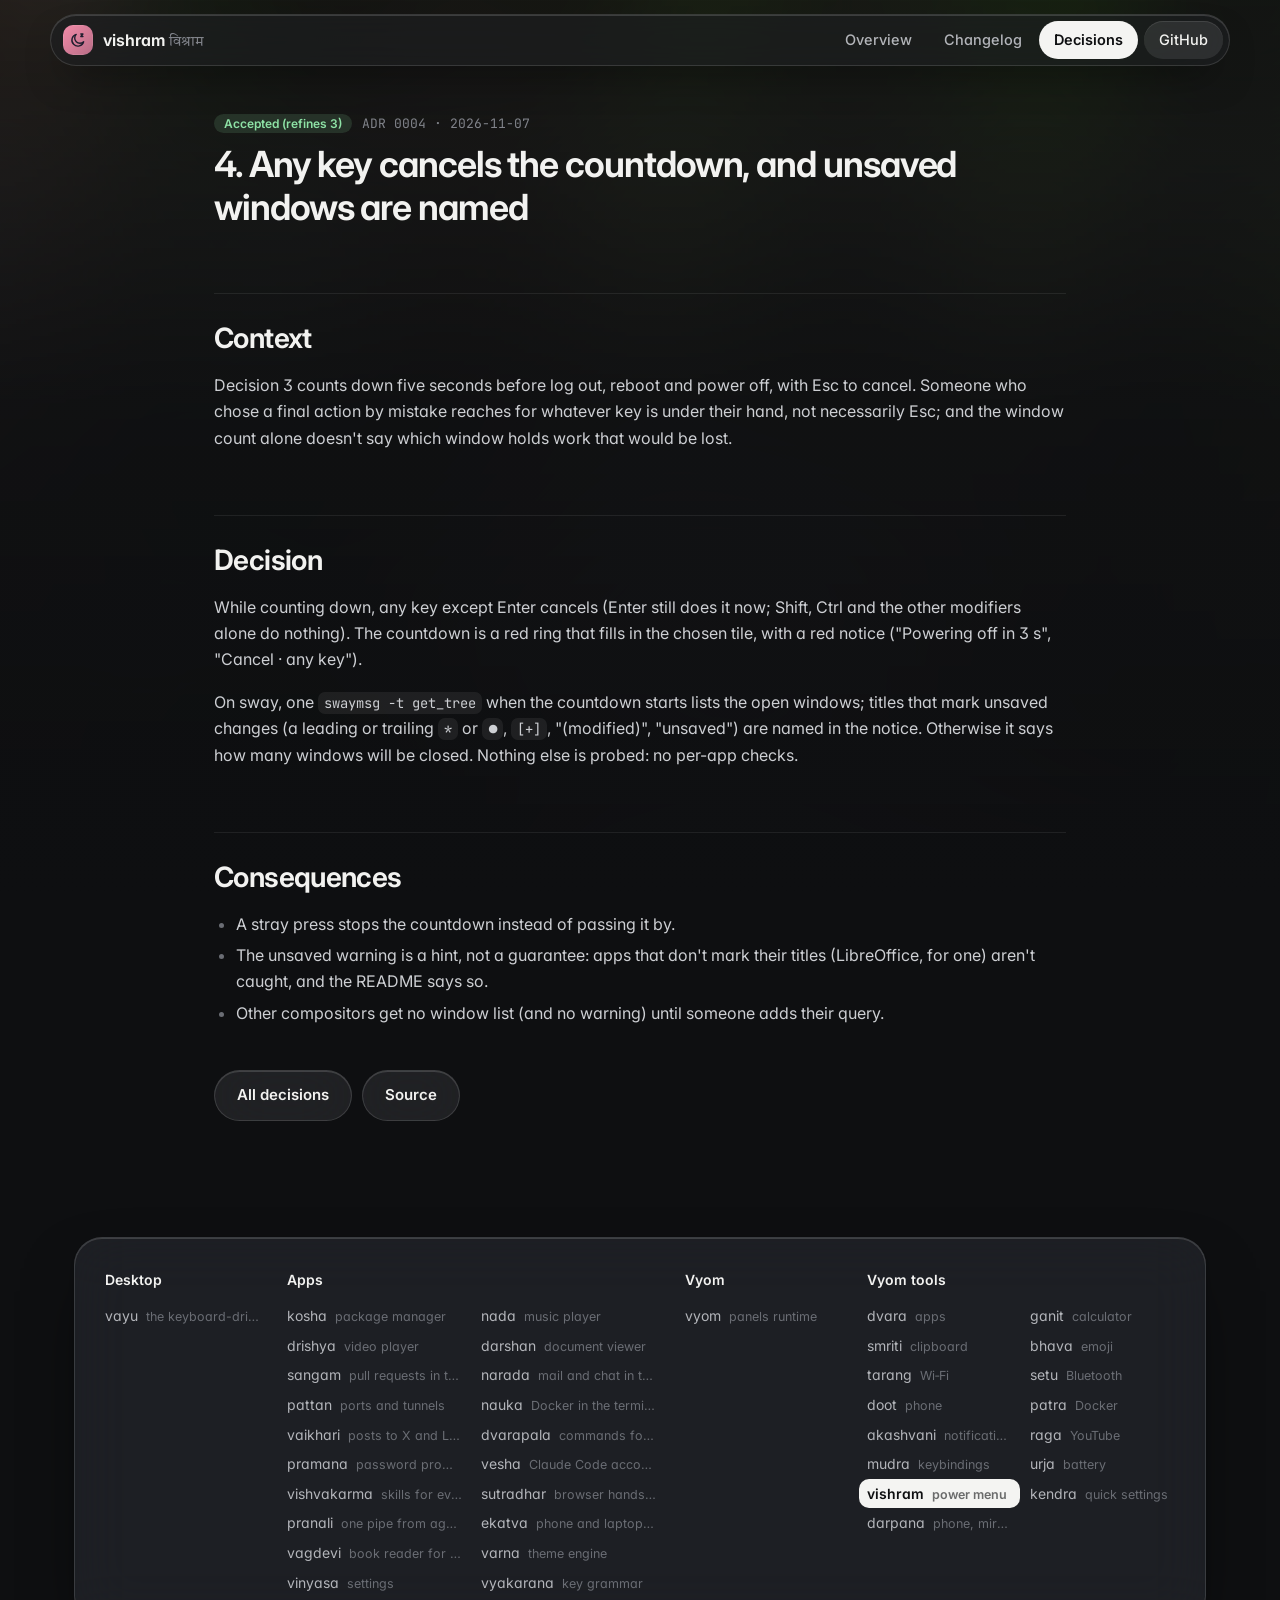
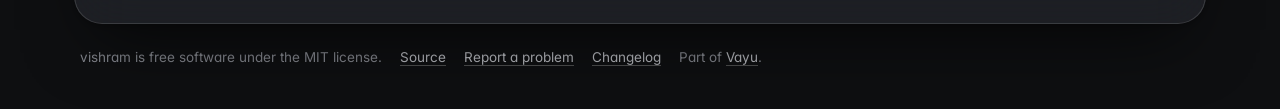
<file: docs/adr/0004-any-key-cancels-and-unsaved-windows.html>
<!doctype html>
<html lang="en">
<head>
<meta charset="utf-8">
<meta name="viewport" content="width=device-width, initial-scale=1">
<title>ADR 0004: 4. Any key cancels the countdown, and unsaved windows are named · vishram</title>
<meta name="description" content="Power menu: lock, suspend, log out, reboot, power off; one letter each, a 5-second countdown with cancel for the final ones.">
<meta property="og:title" content="ADR 0004: 4. Any key cancels the countdown, and unsaved windows are named · vishram">
<meta property="og:description" content="Power menu: lock, suspend, log out, reboot, power off; one letter each, a 5-second countdown with cancel for the final ones.">
<meta name="theme-color" content="#0e0f11">
<link rel="icon" href="../assets/logo.svg" type="image/svg+xml">
<link rel="preconnect" href="https://fonts.googleapis.com">
<link rel="preconnect" href="https://fonts.gstatic.com" crossorigin>
<link href="https://fonts.googleapis.com/css2?family=Inter:wght@400;500;600;700&family=JetBrains+Mono:wght@400;500;600&family=Tiro+Devanagari+Sanskrit&display=swap" rel="stylesheet">
<link rel="stylesheet" href="../assets/site.css">
<style>:root{--tool:#ff9389}.backdrop:before{background-image:url("../assets/screenshots/vishram.webp")}</style>
</head>
<body class="sub">
<div class="backdrop" aria-hidden="true"></div>
<header class="top"><div class="in">
<a class="brand" href="../index.html"><img src="../assets/logo.svg" alt=""><span>vishram <small>विश्राम</small></span></a>
<nav><a href="../index.html" class="">Overview</a><a href="../changelog.html" class="">Changelog</a><a href="../adr/index.html" class="on hide">Decisions</a><a class="gh" href="https://github.com/Theyashsawarkar/vishram">GitHub</a></nav></div></header>

<div class="wrap solo"><article>
<p class="adrmeta"><span class="status accepted">Accepted (refines 3)</span> <span>ADR 0004 · 2026-11-07</span></p><h2 id="4-any-key-cancels-the-countdown-and-unsaved-windows-are-named"><a class="anchor" href="#4-any-key-cancels-the-countdown-and-unsaved-windows-are-named">#</a>4. Any key cancels the countdown, and unsaved windows are named</h2>
<h2 id="context"><a class="anchor" href="#context">#</a>Context</h2>
<p>Decision 3 counts down five seconds before log out, reboot and power off, with Esc to cancel. Someone who chose a final action by mistake reaches for whatever key is under their hand, not necessarily Esc; and the window count alone doesn't say which window holds work that would be lost.</p>
<h2 id="decision"><a class="anchor" href="#decision">#</a>Decision</h2>
<p>While counting down, any key except Enter cancels (Enter still does it now; Shift, Ctrl and the other modifiers alone do nothing). The countdown is a red ring that fills in the chosen tile, with a red notice ("Powering off in 3 s", "Cancel · any key").</p>
<p>On sway, one <code>swaymsg -t get_tree</code> when the countdown starts lists the open windows; titles that mark unsaved changes (a leading or trailing <code>*</code> or <code>●</code>, <code>[+]</code>, "(modified)", "unsaved") are named in the notice. Otherwise it says how many windows will be closed. Nothing else is probed: no per-app checks.</p>
<h2 id="consequences"><a class="anchor" href="#consequences">#</a>Consequences</h2>
<ul><li>A stray press stops the countdown instead of passing it by.</li><li>The unsaved warning is a hint, not a guarantee: apps that don't mark their titles (LibreOffice, for one) aren't caught, and the README says so.</li><li>Other compositors get no window list (and no warning) until someone adds their query.</li></ul><p class="back"><a class="btn" href="index.html">All decisions</a><a class="btn" href="https://github.com/Theyashsawarkar/vishram/blob/main/docs/adr/0004-any-key-cancels-and-unsaved-windows.md">Source</a></p>
</article></div>
<footer><div class="in glass"><div class=""><h4>Desktop</h4><div class="list"><a href="https://vayu.theyashsawarkar.dev/" class="">vayu <span>the keyboard-driven Wayland desktop</span></a></div></div><div class="g2"><h4>Apps</h4><div class="list"><a href="https://kosha.theyashsawarkar.dev/" class="">kosha <span>package manager</span></a><a href="https://nada.theyashsawarkar.dev/" class="">nada <span>music player</span></a><a href="https://drishya.theyashsawarkar.dev/" class="">drishya <span>video player</span></a><a href="https://darshan.theyashsawarkar.dev/" class="">darshan <span>document viewer</span></a><a href="https://sangam.theyashsawarkar.dev/" class="">sangam <span>pull requests in the terminal</span></a><a href="https://narada.theyashsawarkar.dev/" class="">narada <span>mail and chat in the terminal</span></a><a href="https://pattan.theyashsawarkar.dev/" class="">pattan <span>ports and tunnels</span></a><a href="https://nauka.theyashsawarkar.dev/" class="">nauka <span>Docker in the terminal</span></a><a href="https://vaikhari.theyashsawarkar.dev/" class="">vaikhari <span>posts to X and LinkedIn</span></a><a href="https://dvarapala.theyashsawarkar.dev/" class="">dvarapala <span>commands for AI agents, approved</span></a><a href="https://pramana.theyashsawarkar.dev/" class="">pramana <span>password prompts</span></a><a href="https://vesha.theyashsawarkar.dev/" class="">vesha <span>Claude Code accounts</span></a><a href="https://vishvakarma.theyashsawarkar.dev/" class="">vishvakarma <span>skills for every AI agent</span></a><a href="https://sutradhar.theyashsawarkar.dev/" class="">sutradhar <span>browser hands for AI agents</span></a><a href="https://pranali.theyashsawarkar.dev/" class="">pranali <span>one pipe from agents to tools</span></a><a href="https://ekatva.theyashsawarkar.dev/" class="">ekatva <span>phone and laptop, linked</span></a><a href="https://vagdevi.theyashsawarkar.dev/" class="">vagdevi <span>book reader for Android</span></a><a href="https://varna.theyashsawarkar.dev/" class="">varna <span>theme engine</span></a><a href="https://vinyasa.theyashsawarkar.dev/" class="">vinyasa <span>settings</span></a><a href="https://vyakarana.theyashsawarkar.dev/" class="">vyakarana <span>key grammar</span></a></div></div><div class=""><h4>Vyom</h4><div class="list"><a href="https://vyom.theyashsawarkar.dev/" class="">vyom <span>panels runtime</span></a></div></div><div class="g2"><h4>Vyom tools</h4><div class="list"><a href="https://dvara.theyashsawarkar.dev/" class="">dvara <span>apps</span></a><a href="https://ganit.theyashsawarkar.dev/" class="">ganit <span>calculator</span></a><a href="https://smriti.theyashsawarkar.dev/" class="">smriti <span>clipboard</span></a><a href="https://bhava.theyashsawarkar.dev/" class="">bhava <span>emoji</span></a><a href="https://tarang.theyashsawarkar.dev/" class="">tarang <span>Wi‑Fi</span></a><a href="https://setu.theyashsawarkar.dev/" class="">setu <span>Bluetooth</span></a><a href="https://doot.theyashsawarkar.dev/" class="">doot <span>phone</span></a><a href="https://patra.theyashsawarkar.dev/" class="">patra <span>Docker</span></a><a href="https://akashvani.theyashsawarkar.dev/" class="">akashvani <span>notifications</span></a><a href="https://raga.theyashsawarkar.dev/" class="">raga <span>YouTube</span></a><a href="https://mudra.theyashsawarkar.dev/" class="">mudra <span>keybindings</span></a><a href="https://urja.theyashsawarkar.dev/" class="">urja <span>battery</span></a><a href="https://vishram.theyashsawarkar.dev/" class="me" aria-current="page">vishram <span>power menu</span></a><a href="https://kendra.theyashsawarkar.dev/" class="">kendra <span>quick settings</span></a><a href="https://darpana.theyashsawarkar.dev/" class="">darpana <span>phone, mirrored</span></a></div></div></div>
<div class="bottom"><span>vishram is free software under the MIT license.</span><a href="https://github.com/Theyashsawarkar/vishram">Source</a><a href="https://github.com/Theyashsawarkar/vishram/issues">Report a problem</a><a href="../changelog.html">Changelog</a><span>Part of <a href="https://vayu.theyashsawarkar.dev/">Vayu</a>.</span></div></footer>
<script>
document.querySelectorAll('pre.code').forEach(p=>{const b=document.createElement('button');b.className='copy';b.type='button';b.textContent='Copy';
b.onclick=()=>{navigator.clipboard.writeText(p.querySelector('code').innerText).then(()=>{b.textContent='Copied';b.classList.add('done');setTimeout(()=>{b.textContent='Copy';b.classList.remove('done')},1400)})};p.appendChild(b)});
const links=[...document.querySelectorAll('.toc a')];if(links.length){const hs=links.map(a=>document.getElementById(a.hash.slice(1))).filter(Boolean);
const on=()=>{let cur=hs[0];for(const h of hs){if(h.getBoundingClientRect().top<120)cur=h}links.forEach(a=>a.classList.toggle('on',cur&&a.hash==='#'+cur.id))};
addEventListener('scroll',on,{passive:true});on()}
</script>
</body>
</html>
</file>
<file: docs/assets/site.css>
/* Vayu's Spatial look (the same as vayu.theyashsawarkar.dev): graphite
   glass floating over the tool's own screenshot, blurred far out of focus;
   very round; where you are is a near-white pill or brighter glass; no
   glows; colour only where it means something. The tool's own colour
   (--tool) is only its signature: the release dots. */
:root{--crust:#0e0f11;--mantle:#141518;--base:#1b1c20;--s0:#2a2c31;--s1:#3a3c42;--ov0:#6a6d74;--ov1:#80838a;
--sub0:#b3b5ba;--sub1:#cdcfd3;--text:#f2f2f0;--accent:#f4f4f2;--green:#8ee2a6;--peach:#f7b07d;--red:#ff9389;--blue:#93c4ff;--yellow:#f3d47f;
--glass:rgba(52,54,60,.44);--hi:rgba(255,255,255,.09);--rim:rgba(255,255,255,.13);--lit:inset 0 1px 0 rgba(255,255,255,.15);
--float:0 30px 70px -24px rgba(0,0,0,.7),0 2px 6px rgba(0,0,0,.25);--blur:blur(28px) saturate(160%);
--ui:"Inter","Adwaita Sans",system-ui,sans-serif;--mono:"JetBrains Mono","JetBrainsMono Nerd Font",ui-monospace,monospace;
--sa:"Tiro Devanagari Sanskrit","Noto Serif Devanagari",serif;color-scheme:dark}
*{box-sizing:border-box}html{scroll-behavior:smooth;scroll-padding-top:96px}
body{margin:0;min-height:100vh;background:var(--crust);color:var(--text);font:16px/1.65 var(--ui);-webkit-font-smoothing:antialiased;font-feature-settings:"cv11","ss01"}
/* the backdrop: the tool's screenshot, out of focus, fading to graphite */
.backdrop{position:fixed;inset:0;z-index:-1;overflow:hidden;pointer-events:none}
.backdrop:before{content:"";position:absolute;inset:-12%;background:center/cover no-repeat;filter:blur(64px) saturate(1.25) brightness(.62);transform:translateZ(0)}
.backdrop:after{content:"";position:absolute;inset:0;background:linear-gradient(to bottom,rgba(14,15,17,.25),rgba(14,15,17,.8) 60%,var(--crust))}
.backdrop.none:before{background:radial-gradient(60% 50% at 50% 0%,color-mix(in srgb,var(--tool) 22%,transparent),transparent 70%);filter:none}
.sub .backdrop:after{background:linear-gradient(to bottom,rgba(14,15,17,.55),rgba(14,15,17,.93) 45%,var(--crust))}
a{color:var(--accent);text-decoration:underline;text-decoration-color:rgba(244,244,242,.3);text-underline-offset:3px}
a:hover{text-decoration-color:currentColor}
code{font:.86em var(--mono);background:rgba(255,255,255,.07);padding:.14em .45em;border-radius:7px;color:var(--sub1)}
kbd{display:inline-block;min-width:1.7em;padding:.05em .45em;font:500 .8em/1.6 var(--mono);text-align:center;color:var(--text);background:rgba(255,255,255,.08);border:1px solid rgba(255,255,255,.14);border-bottom-width:2px;border-radius:8px}
img{max-width:100%;height:auto}
:focus-visible{outline:2px solid var(--accent);outline-offset:3px;border-radius:10px}
.glass{background:var(--glass);-webkit-backdrop-filter:var(--blur);backdrop-filter:var(--blur);border:1px solid var(--rim);box-shadow:var(--lit),var(--float)}
/* nav: a floating glass capsule; the page you're on is the near-white pill */
.top{position:sticky;top:0;z-index:20;padding:14px 24px 0}
.top .in{max-width:1180px;margin:0 auto;padding:6px 6px 6px 10px;display:flex;align-items:center;gap:18px;border-radius:999px;
background:rgba(30,31,35,.62);-webkit-backdrop-filter:var(--blur);backdrop-filter:var(--blur);border:1px solid var(--rim);box-shadow:var(--lit),0 18px 40px -18px rgba(0,0,0,.7)}
.brand{display:flex;align-items:center;gap:10px;font-weight:650;font-size:16px;color:var(--text);text-decoration:none;padding:2px 6px 2px 2px;border-radius:999px}
.brand img{width:30px;height:30px;border-radius:10px}.brand small{font:400 14px var(--sa);color:var(--ov1)}
.top nav{display:flex;gap:2px;margin-left:auto}
.top nav a{color:var(--sub0);padding:7px 15px;border-radius:999px;font-size:14.5px;font-weight:500;text-decoration:none;white-space:nowrap;transition:background-color .15s,color .15s}
.top nav a:hover{background:rgba(255,255,255,.08);color:var(--text)}
.top nav a.on{background:var(--accent);color:var(--crust);font-weight:600}
.top nav a.gh{color:var(--text);background:rgba(255,255,255,.09);box-shadow:inset 0 1px 0 rgba(255,255,255,.1);margin-left:4px}.top nav a.gh:hover{background:rgba(255,255,255,.15)}
/* hero: the logo, the name, the verse, then the tool itself */
.hero{max-width:860px;margin:0 auto;padding:76px 24px 0;text-align:center}
.hero .logo{width:104px;height:104px;border-radius:28px;box-shadow:0 26px 50px -18px rgba(0,0,0,.8),0 0 0 1px rgba(255,255,255,.08)}
.hero h1{font-size:clamp(46px,7vw,76px);line-height:1;margin:26px 0 10px;letter-spacing:-.04em;font-weight:700}
.hero .sa{font-size:16px;color:var(--sub0)}.hero .sa b{font:400 21px var(--sa);color:var(--sub1);margin-right:6px}.hero .sa i{font-style:normal;color:var(--ov1)}
.hero p.lead{font-size:19.5px;line-height:1.55;color:var(--sub1);max-width:34em;margin:22px auto 0;text-wrap:pretty}
.hero .shloka{margin:34px auto 0;max-width:600px}
.hero .shloka p{margin:0;font:400 21px/1.55 var(--sa);color:var(--text)}
.hero .shloka figcaption{margin-top:10px;font-size:14.5px;color:var(--sub0);text-wrap:pretty}.hero .shloka cite{display:block;margin-top:2px;color:var(--ov1);font-style:normal;font-size:13px}
.cta{display:flex;gap:10px;flex-wrap:wrap;justify-content:center;margin-top:32px}
.btn{display:inline-flex;align-items:center;gap:8px;padding:12px 22px;border-radius:999px;font-weight:600;font-size:15px;color:var(--text);
background:rgba(255,255,255,.08);border:1px solid var(--rim);box-shadow:var(--lit);-webkit-backdrop-filter:var(--blur);backdrop-filter:var(--blur);text-decoration:none;transition:background-color .15s}
.btn:hover{background:rgba(255,255,255,.14)}
.btn.primary{background:var(--accent);color:var(--crust);border-color:transparent;box-shadow:0 10px 30px -12px rgba(0,0,0,.6)}.btn.primary:hover{background:#fff}
.meta{display:flex;gap:6px;flex-wrap:wrap;justify-content:center;margin-top:20px;font-size:13.5px;color:var(--ov1)}
.meta span{padding:4px 12px;border-radius:999px;border:1px solid rgba(255,255,255,.09)}.meta b{color:var(--sub1);font-weight:600}
.shot{max-width:1180px;margin:56px auto 0;padding:0 24px;display:flex;gap:22px;justify-content:center;align-items:flex-start}
.shot img{display:block;border-radius:26px;border:1px solid var(--rim);background:var(--base);box-shadow:0 0 0 6px rgba(255,255,255,.04),0 50px 110px -30px rgba(0,0,0,.85)}
.shot.many img{flex:1 1 0;min-width:0;max-width:300px;border-radius:30px}
.shot figcaption{display:none}
/* layout: a glass "On this page" panel beside the article */
.wrap{max-width:1180px;margin:0 auto;padding:72px 24px 40px;display:grid;grid-template-columns:240px minmax(0,1fr);gap:56px}
.sub .wrap{padding-top:48px}
.wrap.solo{grid-template-columns:minmax(0,1fr);max-width:900px}.wrap.solo article{max-width:none}
.adrmeta+h2{border-top:0;padding-top:0;margin-top:10px;font-size:36px;letter-spacing:-.03em}
article>h2:first-child{font-size:36px;letter-spacing:-.03em}
.toc{position:sticky;top:92px;align-self:start;max-height:calc(100vh - 112px);overflow:auto;scrollbar-width:thin;scrollbar-color:rgba(255,255,255,.15) transparent;
padding:14px 8px 10px;border-radius:24px;background:rgba(30,31,35,.6);-webkit-backdrop-filter:var(--blur);backdrop-filter:var(--blur);border:1px solid var(--rim);box-shadow:var(--lit),0 24px 50px -24px rgba(0,0,0,.7)}
.toc:empty{display:none}
.toc b{display:block;font-size:13px;font-weight:600;color:var(--ov1);margin:0 12px 6px}
.toc a{display:block;color:var(--sub0);padding:6px 12px;border-radius:14px;font-size:13.5px;line-height:1.4;text-decoration:none;transition:background-color .15s,color .15s}
.toc a.l3{padding:4px 12px 4px 24px;font-size:12.5px;color:var(--ov1)}
.toc a:hover{color:var(--text);background:rgba(255,255,255,.06)}
.toc a.on{color:var(--text);background:rgba(255,255,255,.11);box-shadow:inset 0 1px 0 rgba(255,255,255,.12),inset 0 0 0 1px rgba(255,255,255,.08)}
article{min-width:0;max-width:820px}
article h2{font-size:28px;line-height:1.2;letter-spacing:-.022em;margin:64px 0 14px;padding-top:28px;border-top:1px solid rgba(255,255,255,.08);font-weight:650}
article>h2:first-child,article>section:first-child h2{margin-top:0;padding-top:0;border-top:0}
article h3{font-size:19px;margin:34px 0 10px;font-weight:600;letter-spacing:-.01em}article h4{font-size:16px;margin:24px 0 8px;color:var(--sub1)}
article p,article li{color:var(--sub1);overflow-wrap:anywhere}article strong{color:var(--text);font-weight:600}
article .anchor{opacity:0;margin-left:-22px;width:22px;display:inline-block;color:var(--ov0);text-decoration:none}
article h2:hover .anchor,article h3:hover .anchor{opacity:1}
article ul,article ol{padding-left:22px}article li{margin:5px 0}article li::marker{color:var(--ov0)}
article img{border-radius:22px;border:1px solid var(--rim);box-shadow:0 30px 70px -28px rgba(0,0,0,.85)}
article p[align=center]{text-align:center}article p[align=center] img{margin:6px 0}
article blockquote{margin:22px 0;padding:14px 20px;background:rgba(255,255,255,.04);border:1px solid rgba(255,255,255,.08);box-shadow:inset 0 1px 0 rgba(255,255,255,.06);border-radius:20px}
article blockquote p{margin:.2em 0;color:var(--sub0)}
pre.code{position:relative;background:rgba(10,11,13,.6);border:1px solid rgba(255,255,255,.08);border-radius:18px;padding:18px 20px;overflow:auto;font:13.5px/1.65 var(--mono);color:var(--sub1)}
pre.code code{background:none;padding:0;font-size:inherit;color:inherit}
pre.code .copy{position:absolute;top:10px;right:10px;font:600 12.5px var(--ui);padding:5px 13px;border-radius:999px;border:1px solid rgba(255,255,255,.12);background:rgba(255,255,255,.08);color:var(--sub1);cursor:pointer;opacity:0;transition:opacity .15s,background-color .15s}
pre.code:hover .copy,pre.code .copy:focus-visible{opacity:1}pre.code .copy:hover{background:var(--accent);color:var(--crust)}
pre.code .copy.done{background:var(--green);color:var(--crust);border-color:transparent;opacity:1}
.table{overflow:auto;margin:18px 0 22px;border:1px solid rgba(255,255,255,.09);border-radius:20px;background:rgba(255,255,255,.035)}
table{border-collapse:collapse;width:100%;font-size:14.5px}
th{text-align:left;color:var(--ov1);font-size:13px;font-weight:600;padding:12px 16px;border-bottom:1px solid rgba(255,255,255,.08);white-space:nowrap}
td{padding:11px 16px;border-top:1px solid rgba(255,255,255,.05);color:var(--sub1);vertical-align:top}tbody tr:first-child td{border-top:0}
td code{white-space:nowrap}
/* changelog: each release a glass card on a thread */
.release{position:relative;margin:0 0 18px 22px;padding:22px 26px 10px;border-radius:24px;background:rgba(255,255,255,.035);border:1px solid rgba(255,255,255,.08);box-shadow:inset 0 1px 0 rgba(255,255,255,.07)}
.release:before{content:"";position:absolute;left:-23px;top:0;bottom:-18px;width:1px;background:rgba(255,255,255,.1)}
.release:after{content:"";position:absolute;left:-28px;top:30px;width:11px;height:11px;border-radius:50%;background:var(--tool);box-shadow:0 0 0 4px var(--crust)}
.release:last-child:before{bottom:auto;height:30px}
.release h2{margin:0 0 6px;padding:0;border:0;font-size:22px;display:flex;align-items:baseline;flex-wrap:wrap;gap:4px 12px}
.release h2 .date{font:500 13.5px var(--mono);color:var(--ov1)}
.release .tag{font:600 12.5px var(--ui);padding:3px 11px;border-radius:999px;background:rgba(255,255,255,.08);color:var(--sub1);text-decoration:none;margin-left:auto}
.release .tag:hover{background:rgba(255,255,255,.14);color:var(--text)}
.release h3{font-size:15px;color:var(--sub0);margin:18px 0 6px}
/* decisions */
.cards{display:grid;grid-template-columns:repeat(auto-fill,minmax(min(300px,100%),1fr));gap:14px;margin:22px 0}
.card{display:block;background:rgba(255,255,255,.04);border:1px solid rgba(255,255,255,.09);box-shadow:inset 0 1px 0 rgba(255,255,255,.07);border-radius:24px;padding:20px 22px;color:var(--text);text-decoration:none;transition:background-color .15s,border-color .15s}
.card:hover{background:var(--hi);border-color:rgba(255,255,255,.18)}
.card .n{font:500 12.5px var(--mono);color:var(--ov1);display:flex;gap:8px;align-items:center}.card h3{margin:10px 0 6px;font-size:17px;line-height:1.35}.card p{margin:0;color:var(--sub0);font-size:14px}
.status{display:inline-block;font:600 12px var(--ui);padding:2px 10px;border-radius:999px;background:rgba(142,226,166,.14);color:var(--green)}
.status.superseded,.status.deprecated{background:rgba(247,176,125,.14);color:var(--peach)}.status.proposed{background:rgba(147,196,255,.14);color:var(--blue)}
.adrmeta{display:flex;gap:10px;align-items:center;font:13px var(--mono);color:var(--ov1);margin:0 0 6px}
.back{display:flex;gap:10px;margin-top:44px}.back a{text-decoration:none}
/* footer: the family, in one glass panel */
footer{max-width:1180px;margin:60px auto 0;padding:0 24px 40px}
footer .in{display:grid;grid-template-columns:1fr 2.4fr 1fr 2fr;gap:28px;padding:30px 30px 26px;border-radius:28px}
footer h4{margin:0 0 10px;font-size:14px;font-weight:600;color:var(--text)}
footer .list{display:grid;gap:0 18px}footer .g2 .list{grid-template-columns:1fr 1fr}
footer a{display:flex;gap:8px;align-items:baseline;color:var(--sub0);font-size:14px;padding:3px 8px;margin:0 -8px;border-radius:10px;text-decoration:none;min-width:0}
footer a:hover{color:var(--text);background:rgba(255,255,255,.06)}footer a span{color:var(--ov0);font-size:12.5px;white-space:nowrap;overflow:hidden;text-overflow:ellipsis}
footer a.me{color:var(--crust);background:var(--accent);font-weight:600}footer a.me span{color:rgba(14,15,17,.6)}
footer .bottom{display:flex;flex-wrap:wrap;gap:6px 18px;padding:22px 6px 0;color:var(--ov1);font-size:13.5px}
footer .bottom a{display:inline;padding:0;margin:0;font-size:13.5px;color:var(--sub0);text-decoration:underline;text-decoration-color:rgba(255,255,255,.25)}footer .bottom a:hover{background:none}
@media(max-width:1000px){footer .in{grid-template-columns:1fr 1fr}}
@media(max-width:900px){.wrap{grid-template-columns:1fr;gap:28px}.toc{display:none}}
@media(max-width:640px){.top{padding:10px 10px 0}.top .in{gap:6px;padding-left:6px}.brand small,.brand span{display:none}
.top nav{overflow-x:auto;scrollbar-width:none}.top nav::-webkit-scrollbar{display:none}.top nav a{padding:7px 11px;font-size:14px}.top nav a.hide{display:none}
.hero{padding:44px 16px 0}.hero .logo{width:84px;height:84px;border-radius:23px}.hero p.lead{font-size:17px}.hero .shloka p{font-size:18.5px}
.shot{margin-top:36px;padding:0 16px;gap:10px}.shot img{border-radius:16px}.shot.many img{border-radius:18px}
.wrap{padding:52px 16px 32px}article h2{font-size:23px}.release{margin-left:14px;padding:18px 18px 8px}.release:before{left:-15px}.release:after{left:-20px}
footer{padding:0 16px 32px}footer .in{grid-template-columns:1fr;padding:22px 20px}footer .g2 .list{grid-template-columns:1fr}}
@media(prefers-reduced-motion:reduce){html{scroll-behavior:auto}*{transition:none!important}}
</file>
